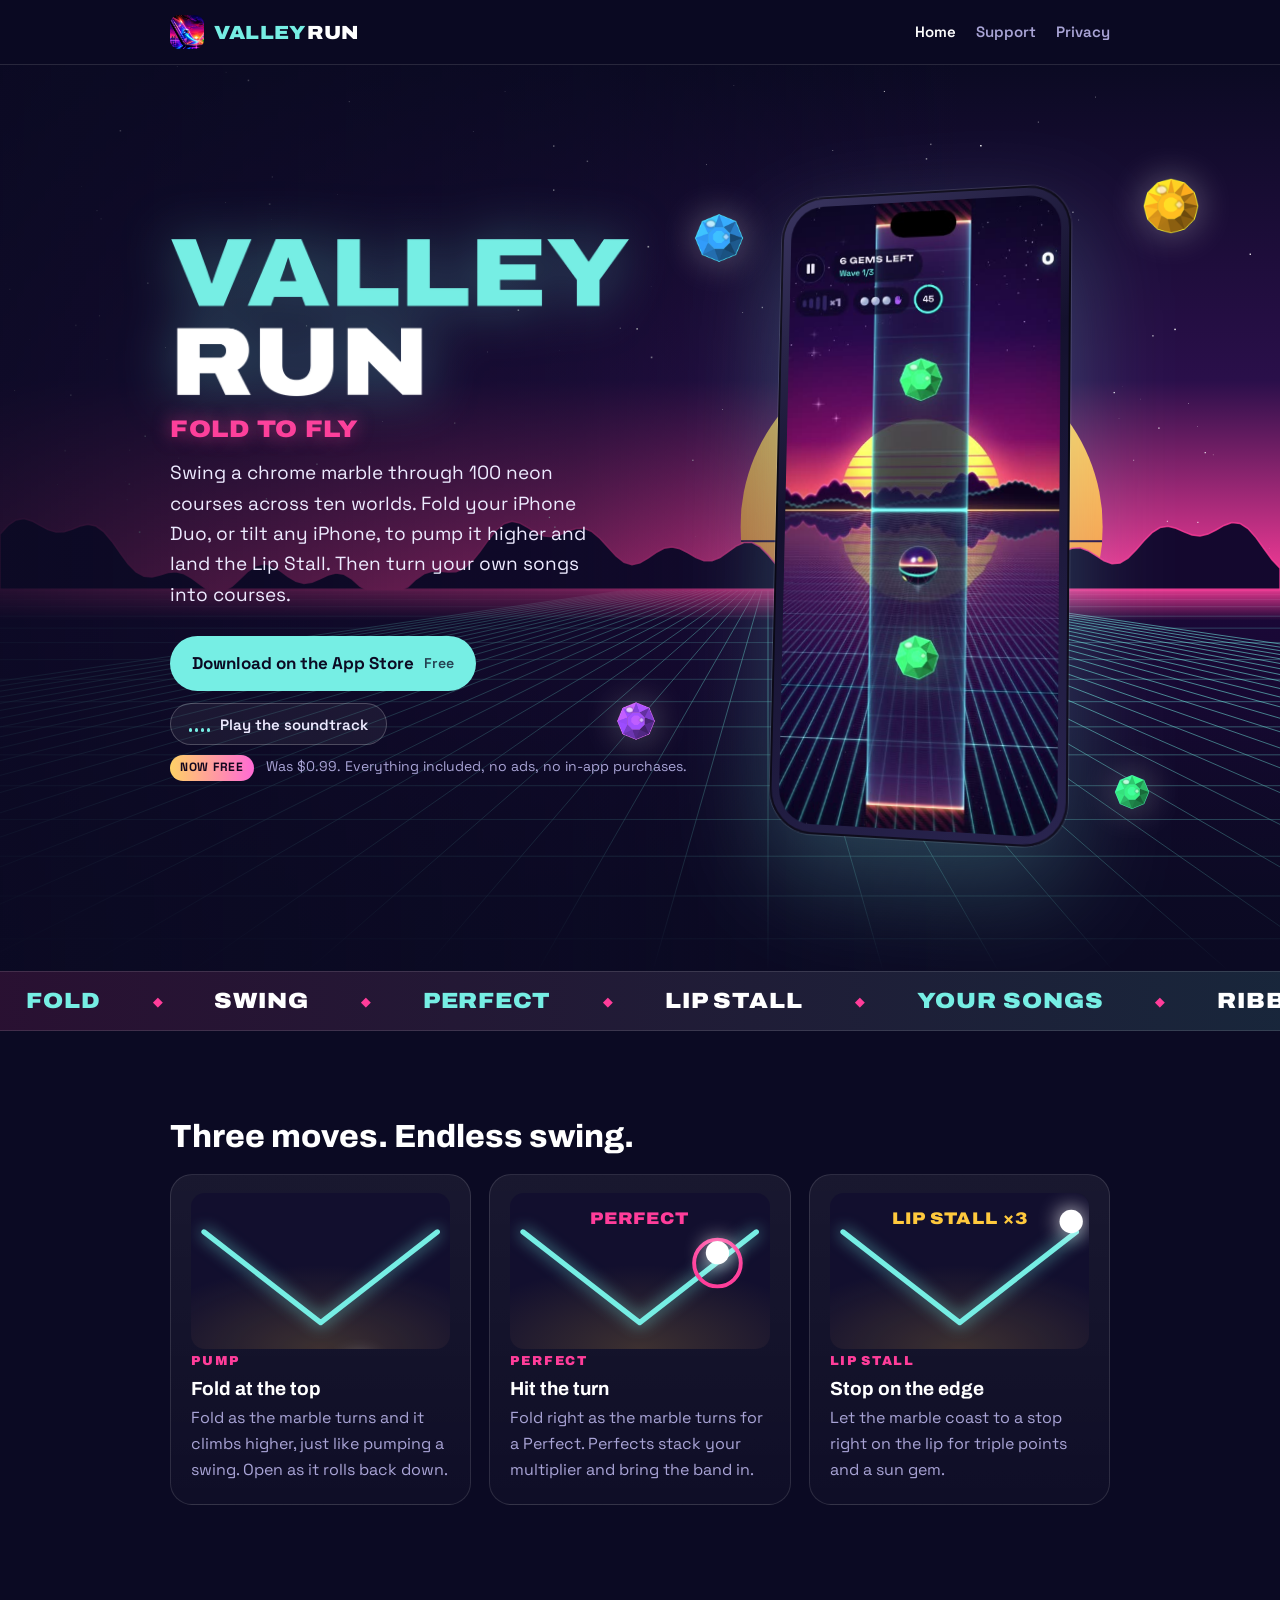
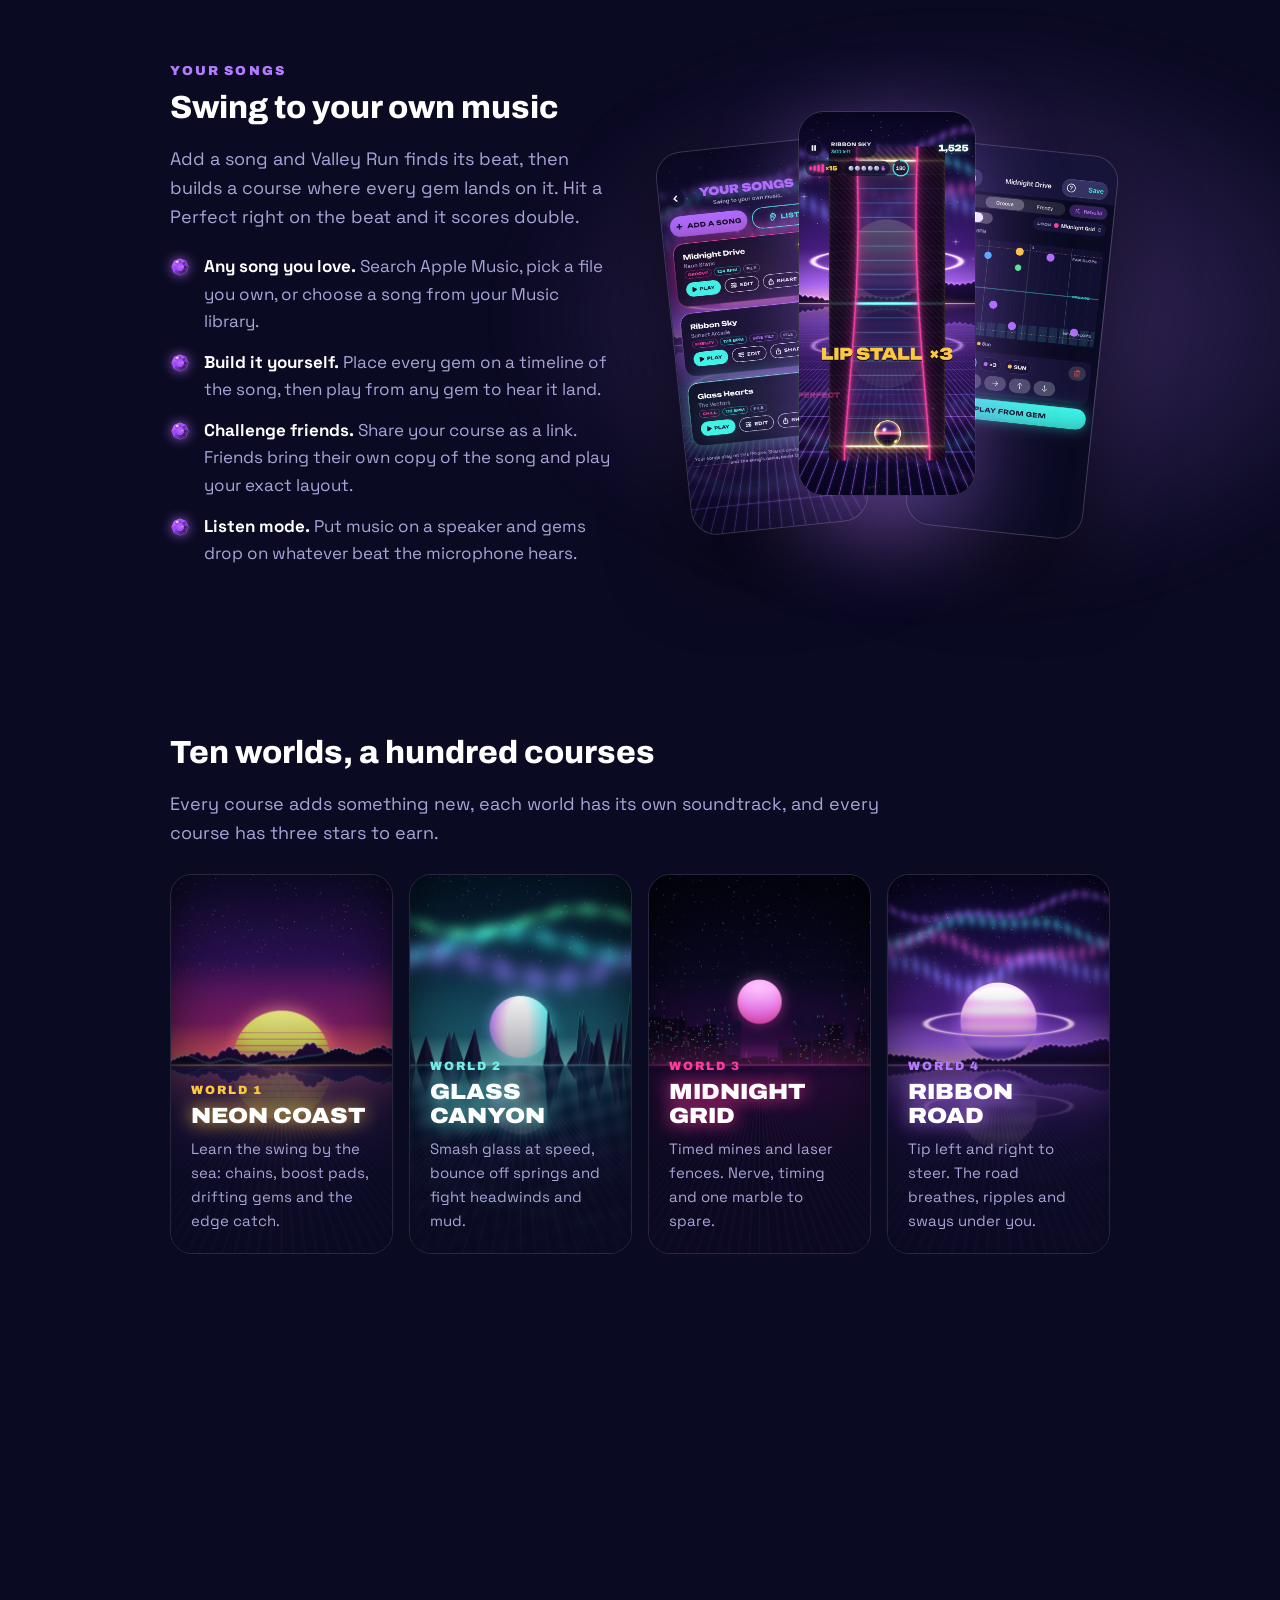
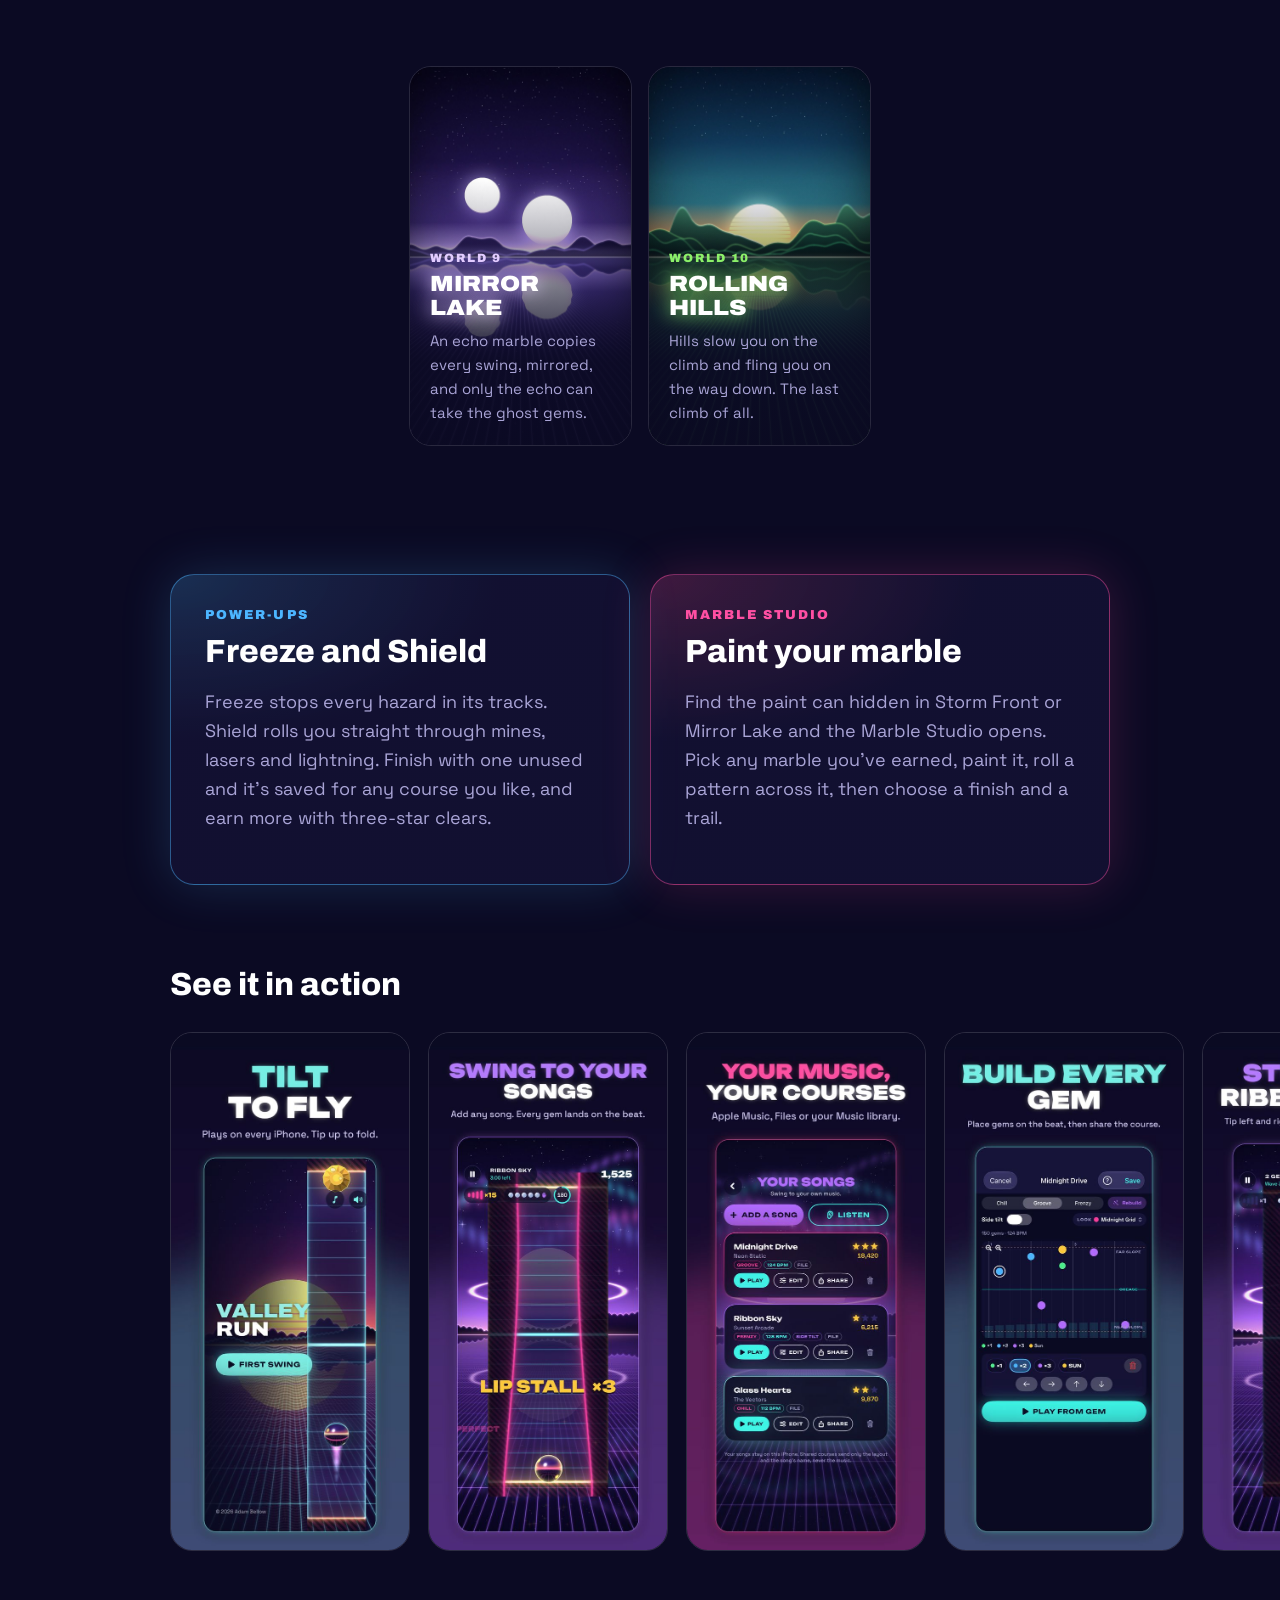
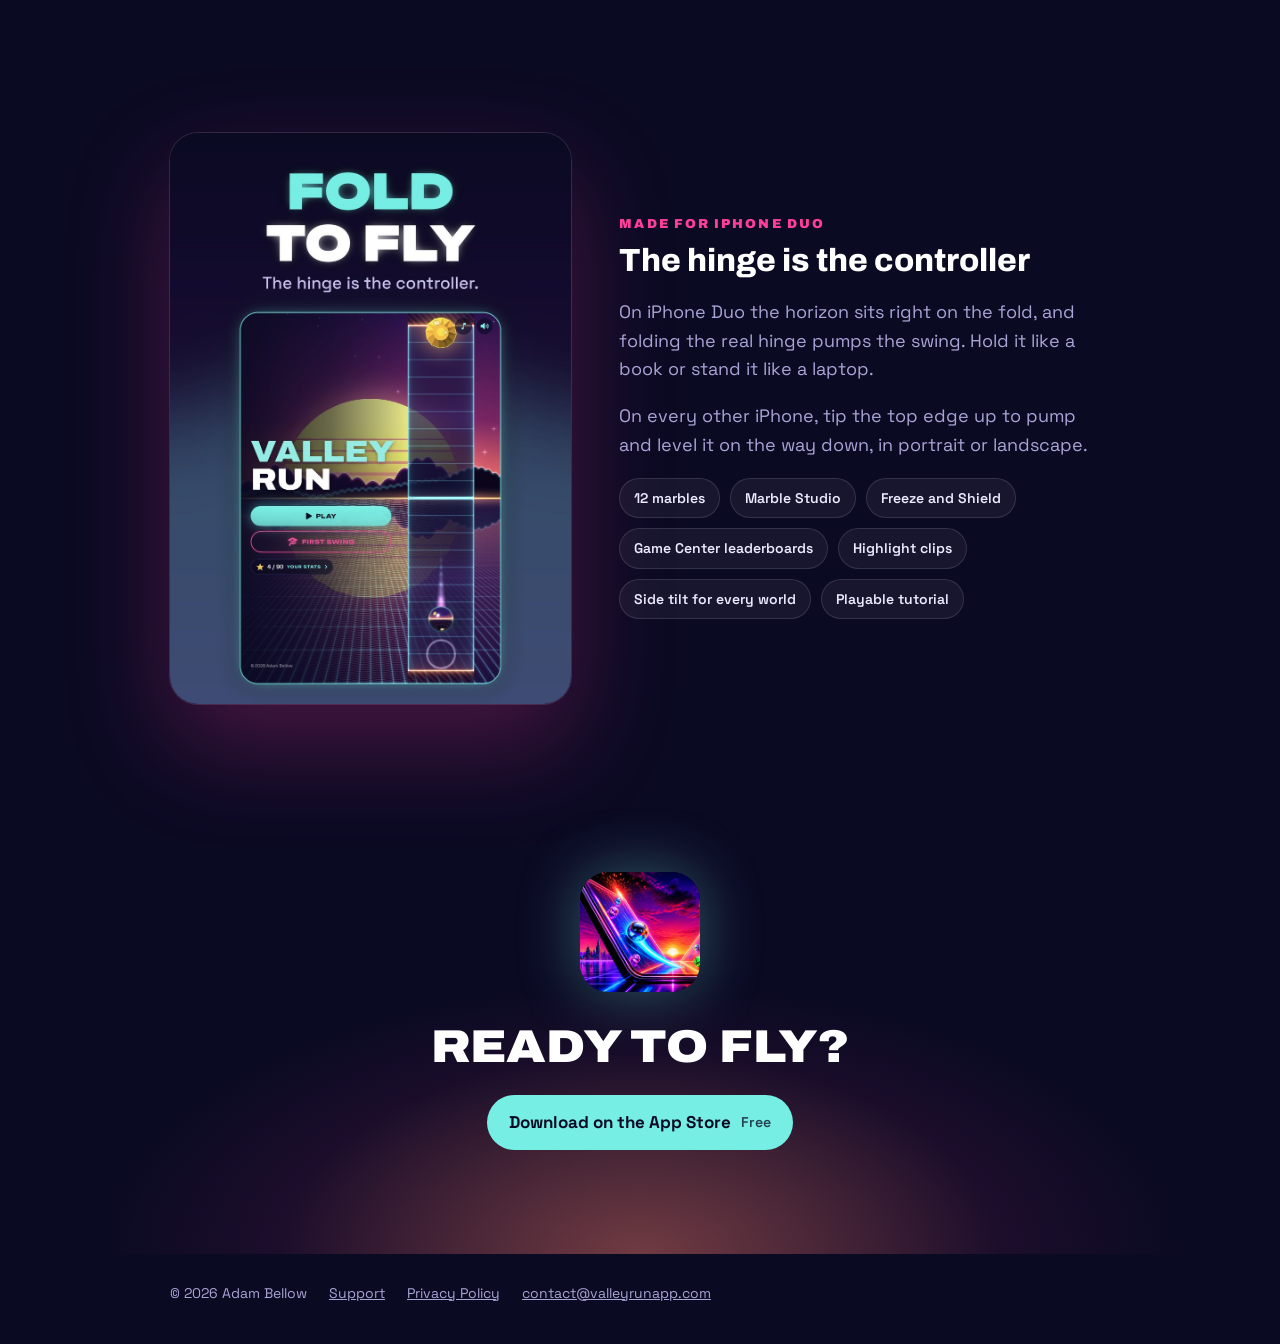
<file: index.html>
<!doctype html>
<html lang="en">
<head>
  <meta charset="utf-8">
  <meta name="viewport" content="width=device-width, initial-scale=1">
  <title>Valley Run: Fold to Fly</title>
  <meta name="description" content="Valley Run is a free arcade game for iPhone Duo and every iPhone. Swing a chrome marble through 100 neon courses across ten worlds, power up with Freeze and Shield, paint your own marble, or turn your own songs into courses and share them with friends.">
  <meta property="og:title" content="Valley Run: Fold to Fly">
  <meta property="og:description" content="Swing a chrome marble through 100 neon courses across ten worlds, or turn your own music into a course.">
  <meta property="og:image" content="assets/icon.png">
  <meta name="theme-color" content="#0B0A23">
  <link rel="icon" href="assets/favicon.png">
  <link rel="apple-touch-icon" href="assets/apple-touch-icon.png">
  <link rel="preconnect" href="https://fonts.googleapis.com">
  <link rel="preconnect" href="https://fonts.gstatic.com" crossorigin>
  <link href="https://fonts.googleapis.com/css2?family=Archivo:wdth,wght@100..125,600..900&family=Space+Grotesk:wght@400;600;700&display=swap" rel="stylesheet">
  <link rel="stylesheet" href="assets/site.css">
</head>
<body class="home">
  <header class="top">
    <div class="wrap">
      <a class="brand" href="./"><img src="assets/icon.png" alt=""><span><b>Valley</b> Run</span></a>
      <nav>
        <a href="./" aria-current="page">Home</a>
        <a href="support.html">Support</a>
        <a href="privacy.html">Privacy</a>
      </nav>
    </div>
  </header>

  <!-- Hero: a live synthwave valley behind the game itself -->
  <section class="hero2">
    <canvas class="valley" aria-hidden="true"></canvas>
    <img class="float gem g1" src="assets/gem-2.png" alt="" aria-hidden="true">
    <img class="float gem g2" src="assets/gem-3.png" alt="" aria-hidden="true">
    <img class="float gem g3" src="assets/gem-sun.png" alt="" aria-hidden="true">
    <img class="float gem g4" src="assets/gem-1.png" alt="" aria-hidden="true">
    <div class="wrap">
      <div class="copy">
        <img class="wordmark" src="assets/wordmark.png" alt="Valley Run" width="952" height="327">
        <div class="tag">Fold to Fly</div>
        <p class="lede">Swing a chrome marble through 100 neon courses across ten worlds. Fold your iPhone Duo, or tilt any iPhone, to pump it higher and land the Lip Stall. Then turn your own songs into courses.</p>
        <div class="actions">
          <a class="cta" href="https://apps.apple.com/app/id6821073675">Download on the App Store <small>Free</small></a>
          <button class="sound" type="button" aria-pressed="false"><span class="eq" aria-hidden="true"><i></i><i></i><i></i><i></i></span><span class="label">Play the soundtrack</span></button>
        </div>
        <div class="price"><span class="nowfree">Now free</span> Was $0.99. Everything included, no ads, no in-app purchases.</div>
      </div>
      <div class="device">
        <div class="frame">
          <video src="assets/preview.mp4" poster="assets/preview-poster.jpg" autoplay muted loop playsinline aria-label="Valley Run gameplay"></video>
        </div>
      </div>
    </div>
  </section>

  <div class="marquee" aria-hidden="true">
    <div class="track">
      <span>Fold</span><span>Swing</span><span>Perfect</span><span>Lip Stall</span><span>Your Songs</span><span>Ribbon Road</span><span>Black Ice</span><span>Portals</span><span>Low Gravity</span><span>Tornadoes</span><span>Echo</span><span>Freeze</span><span>Shield</span><span>Build</span><span>Share</span>
      <span>Fold</span><span>Swing</span><span>Perfect</span><span>Lip Stall</span><span>Your Songs</span><span>Ribbon Road</span><span>Black Ice</span><span>Portals</span><span>Low Gravity</span><span>Tornadoes</span><span>Echo</span><span>Freeze</span><span>Shield</span><span>Build</span><span>Share</span>
    </div>
  </div>

  <!-- How it plays: three moves, each drawn live -->
  <section class="plays">
    <div class="wrap">
      <h2 class="reveal">Three moves. Endless swing.</h2>
      <div class="moves">
        <article class="move reveal">
          <svg class="anim swing" viewBox="0 0 200 120" aria-hidden="true">
            <path class="v" d="M10 30 L100 100 L190 30"/>
            <circle class="ball" r="9" cx="100" cy="92"/>
          </svg>
          <div class="k">Pump</div>
          <h3>Fold at the top</h3>
          <p>Fold as the marble turns and it climbs higher, just like pumping a swing. Open as it rolls back down.</p>
        </article>
        <article class="move reveal">
          <svg class="anim perfect" viewBox="0 0 200 120" aria-hidden="true">
            <path class="v" d="M10 30 L100 100 L190 30"/>
            <circle class="ring" r="18" cx="160" cy="54"/>
            <circle class="ball" r="9" cx="160" cy="46"/>
            <text x="100" y="24" class="word">PERFECT</text>
          </svg>
          <div class="k">Perfect</div>
          <h3>Hit the turn</h3>
          <p>Fold right as the marble turns for a Perfect. Perfects stack your multiplier and bring the band in.</p>
        </article>
        <article class="move reveal">
          <svg class="anim stall" viewBox="0 0 200 120" aria-hidden="true">
            <path class="v" d="M10 30 L100 100 L190 30"/>
            <circle class="ball" r="9" cx="186" cy="22"/>
            <text x="100" y="24" class="word gold">LIP STALL ×3</text>
          </svg>
          <div class="k">Lip Stall</div>
          <h3>Stop on the edge</h3>
          <p>Let the marble coast to a stop right on the lip for triple points and a sun gem.</p>
        </article>
      </div>
    </div>
  </section>

  <!-- Your Songs -->
  <section class="songs2">
    <div class="glow" aria-hidden="true"></div>
    <div class="wrap split">
      <div class="text reveal">
        <div class="eyebrow">Your Songs</div>
        <h2>Swing to your own music</h2>
        <p class="sub">Add a song and Valley Run finds its beat, then builds a course where every gem lands on it. Hit a Perfect right on the beat and it scores double.</p>
        <ul class="ticks">
          <li><b>Any song you love.</b> Search Apple Music, pick a file you own, or choose a song from your Music library.</li>
          <li><b>Build it yourself.</b> Place every gem on a timeline of the song, then play from any gem to hear it land.</li>
          <li><b>Challenge friends.</b> Share your course as a link. Friends bring their own copy of the song and play your exact layout.</li>
          <li><b>Listen mode.</b> Put music on a speaker and gems drop on whatever beat the microphone hears.</li>
        </ul>
      </div>
      <div class="stack reveal">
        <img class="s1" src="assets/shot-songs.jpg" alt="Your Songs: three song courses with stars and scores" width="640" height="1391" loading="lazy">
        <img class="s2" src="assets/shot-song-run.jpg" alt="A song course: Lip Stall times three" width="640" height="1391" loading="lazy">
        <img class="s3" src="assets/shot-builder.jpg" alt="The course builder: gems placed on the song's timeline" width="640" height="1391" loading="lazy">
      </div>
    </div>
  </section>

  <!-- Worlds -->
  <section class="worlds2">
    <div class="wrap">
      <h2 class="reveal">Ten worlds, a hundred courses</h2>
      <p class="sub reveal">Every course adds something new, each world has its own soundtrack, and every course has three stars to earn.</p>
      <div class="wgrid">
        <a class="world reveal" style="--bg:url(bg-coast.jpg); --c:#FFC93D" href="#gallery">
          <span class="n">World 1</span><h3>Neon Coast</h3><p>Learn the swing by the sea: chains, boost pads, drifting gems and the edge catch.</p>
        </a>
        <a class="world reveal" style="--bg:url(bg-canyon.jpg); --c:#76EEE4" href="#gallery">
          <span class="n">World 2</span><h3>Glass Canyon</h3><p>Smash glass at speed, bounce off springs and fight headwinds and mud.</p>
        </a>
        <a class="world reveal" style="--bg:url(bg-grid.jpg); --c:#FF3D9A" href="#gallery">
          <span class="n">World 3</span><h3>Midnight Grid</h3><p>Timed mines and laser fences. Nerve, timing and one marble to spare.</p>
        </a>
        <a class="world reveal" style="--bg:url(bg-ribbon.jpg); --c:#B57BFF" href="#gallery">
          <span class="n">World 4</span><h3>Ribbon Road</h3><p>Tip left and right to steer. The road breathes, ripples and sways under you.</p>
        </a>
        <a class="world reveal" style="--bg:url(bg-frost.jpg); --c:#9FE8FF" href="#gallery">
          <span class="n">World 5</span><h3>Frost Peak</h3><p>Black ice that speeds you up, frozen gems that take two passes, and ice gates on a rhythm.</p>
        </a>
        <a class="world reveal" style="--bg:url(bg-coral.jpg); --c:#4CF0C8" href="#gallery">
          <span class="n">World 6</span><h3>Coral Deep</h3><p>Clams that open and shut, portals between the slopes, and jellyfish that sting when they glow.</p>
        </a>
        <a class="world reveal" style="--bg:url(bg-forge.jpg); --c:#FFB04C" href="#gallery">
          <span class="n">World 7</span><h3>Star Forge</h3><p>Low gravity, sweeping lasers and the ribbon road one last time. Everything at once.</p>
        </a>
        <a class="world reveal" style="--bg:url(bg-storm.jpg); --c:#8FA4FF" href="#gallery">
          <span class="n">World 8</span><h3>Storm Front</h3><p>Tornadoes fling the marble aside, and lightning flashes once before it strikes.</p>
        </a>
        <a class="world reveal" style="--bg:url(bg-mirror.jpg); --c:#E2CCFF" href="#gallery">
          <span class="n">World 9</span><h3>Mirror Lake</h3><p>An echo marble copies every swing, mirrored, and only the echo can take the ghost gems.</p>
        </a>
        <a class="world reveal" style="--bg:url(bg-hills.jpg); --c:#8CF06A" href="#gallery">
          <span class="n">World 10</span><h3>Rolling Hills</h3><p>Hills slow you on the climb and fling you on the way down. The last climb of all.</p>
        </a>
      </div>
    </div>
  </section>

  <!-- Power-ups and the Marble Studio -->
  <section class="extras">
    <div class="wrap">
      <div class="xgrid">
        <div class="xcard reveal" style="--c:#4CB5FF">
          <div class="eyebrow">Power-ups</div>
          <h2>Freeze and Shield</h2>
          <p class="sub">Freeze stops every hazard in its tracks. Shield rolls you straight through mines, lasers and lightning. Finish with one unused and it's saved for any course you like, and earn more with three-star clears.</p>
        </div>
        <div class="xcard reveal" style="--c:#FF4FA3">
          <div class="eyebrow">Marble Studio</div>
          <h2>Paint your marble</h2>
          <p class="sub">Find the paint can hidden in Storm Front or Mirror Lake and the Marble Studio opens. Pick any marble you've earned, paint it, roll a pattern across it, then choose a finish and a trail.</p>
        </div>
      </div>
    </div>
  </section>

  <!-- Gallery -->
  <section class="gallery2" id="gallery">
    <div class="wrap">
      <h2 class="reveal">See it in action</h2>
    </div>
    <div class="reel" tabindex="0" aria-label="Screenshots">
      <img src="assets/reel/01-tilt-to-fly.jpg" alt="Tilt to fly: plays on every iPhone" width="560" height="1217" loading="lazy">
      <img src="assets/reel/02-your-songs.jpg" alt="Swing to your songs" width="560" height="1217" loading="lazy">
      <img src="assets/reel/03-song-library.jpg" alt="Your music, your courses" width="560" height="1217" loading="lazy">
      <img src="assets/reel/04-builder.jpg" alt="Build every gem" width="560" height="1217" loading="lazy">
      <img src="assets/reel/05-ribbon-road.jpg" alt="Steer the Ribbon Road" width="560" height="1217" loading="lazy">
      <img src="assets/reel/06-pump.jpg" alt="Pump it like a swing" width="560" height="1217" loading="lazy">
      <img src="assets/reel/07-lip-stall.jpg" alt="Stop on the edge for a Lip Stall" width="560" height="1217" loading="lazy">
      <img src="assets/reel/08-worlds.jpg" alt="The world map: ten courses in every world" width="560" height="1217" loading="lazy">
      <img src="assets/reel/09-stats.jpg" alt="Every star, every stat" width="560" height="1217" loading="lazy">
      <img src="assets/reel/10-marbles.jpg" alt="Unlock 12 marbles" width="560" height="1217" loading="lazy">
    </div>
  </section>

  <!-- Devices -->
  <section class="devices">
    <div class="wrap split rev">
      <img class="duo reveal" src="assets/shot-duo-fold.jpg" alt="Valley Run on iPhone Duo, the horizon sitting on the fold" width="900" height="1279" loading="lazy">
      <div class="text reveal">
        <div class="eyebrow">Made for iPhone Duo</div>
        <h2>The hinge is the controller</h2>
        <p class="sub">On iPhone Duo the horizon sits right on the fold, and folding the real hinge pumps the swing. Hold it like a book or stand it like a laptop.</p>
        <p class="sub">On every other iPhone, tip the top edge up to pump and level it on the way down, in portrait or landscape.</p>
        <div class="chips">
          <span>12 marbles</span><span>Marble Studio</span><span>Freeze and Shield</span><span>Game Center leaderboards</span><span>Highlight clips</span><span>Side tilt for every world</span><span>Playable tutorial</span>
        </div>
      </div>
    </div>
  </section>

  <section class="final">
    <div class="wrap reveal">
      <img src="assets/icon.png" alt="" width="120" height="120">
      <h2>Ready to fly?</h2>
      <a class="cta" href="https://apps.apple.com/app/id6821073675">Download on the App Store <small>Free</small></a>
    </div>
  </section>

  <footer>
    <div class="wrap">
      <span>© 2026 Adam Bellow</span>
      <a href="support.html">Support</a>
      <a href="privacy.html">Privacy Policy</a>
      <a href="mailto:contact@valleyrunapp.com">contact@valleyrunapp.com</a>
    </div>
  </footer>

  <audio class="soundtrack" src="assets/soundtrack.m4a" loop preload="none"></audio>
  <script src="assets/site.js" defer></script>
</body>
</html>
</file>
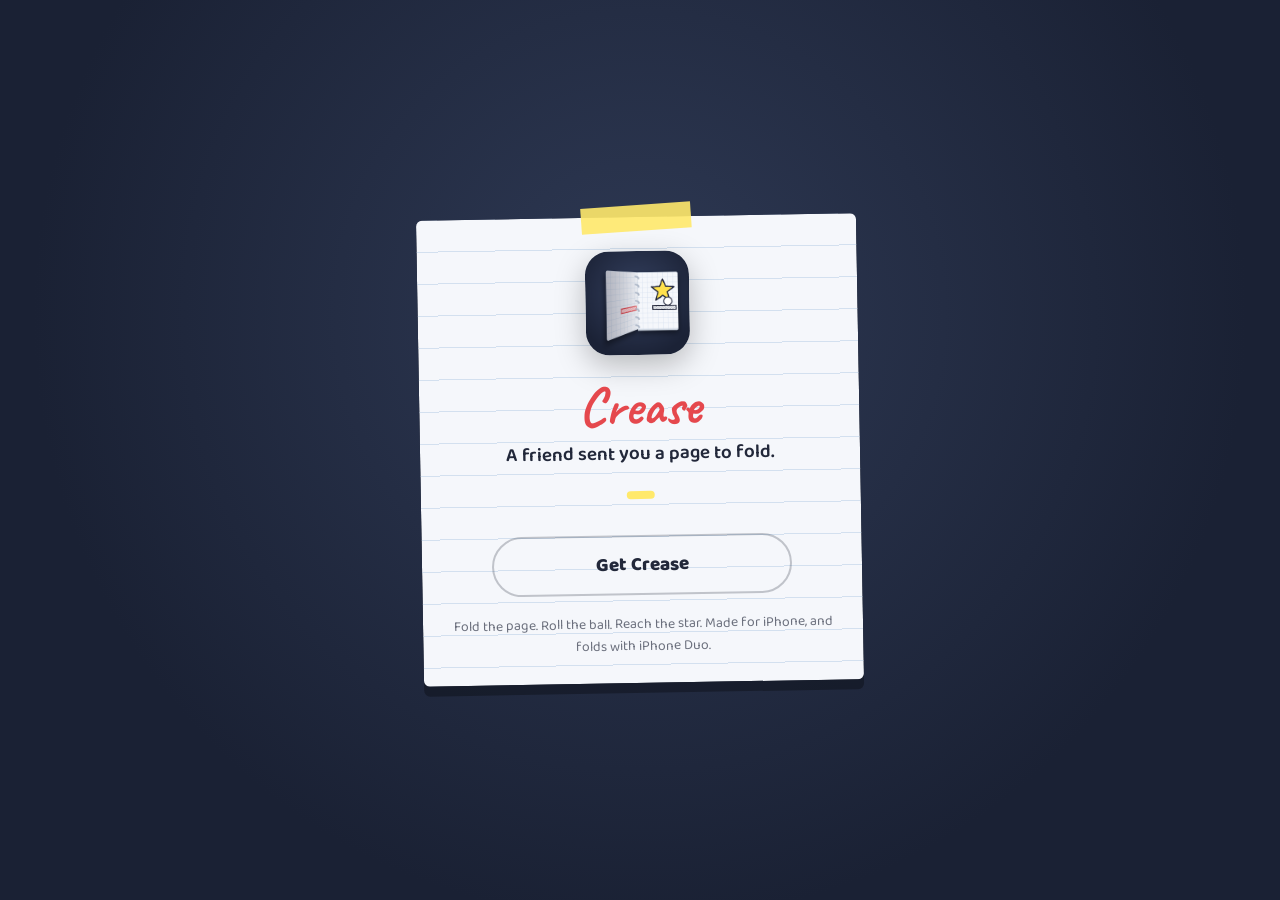
<file: crease/index.html>
<!doctype html>
<html lang="en">
<head>
  <meta charset="utf-8">
  <meta name="viewport" content="width=device-width, initial-scale=1">
  <meta name="robots" content="noindex">
  <title>Crease: fold the page, roll the ball</title>
  <meta name="description" content="A friend sent you a Crease page. Open it in Crease and fold the page to reach the star.">
  <meta property="og:title" content="Crease">
  <meta property="og:description" content="A friend sent you a page. Fold the page, roll the ball, reach the star.">
  <meta property="og:image" content="https://valleyrunapp.com/crease/og.jpg">
  <meta property="og:image:width" content="1200">
  <meta property="og:image:height" content="630">
  <meta name="twitter:card" content="summary_large_image">
  <link rel="icon" href="icon.png">
  <link rel="apple-touch-icon" href="apple-touch-icon.png">
  <link rel="preconnect" href="https://fonts.googleapis.com">
  <link rel="preconnect" href="https://fonts.gstatic.com" crossorigin>
  <link href="https://fonts.googleapis.com/css2?family=Baloo+2:wght@600;800&family=Caveat:wght@700&display=swap" rel="stylesheet">
  <style>
    :root { --ink: #22283A; --red: #E5484D; --paper: #F5F7FB; --sun: #FFE96B; }
    * { box-sizing: border-box; }
    body { margin: 0; min-height: 100vh; font-family: "Baloo 2", system-ui, sans-serif; color: #fff;
      background: radial-gradient(circle at 50% 35%, #2E3954, #1A2134 70%); display: flex; align-items: center; justify-content: center; padding: 24px 16px; }
    .card { width: 100%; max-width: 440px; background: var(--paper); color: var(--ink); border-radius: 6px; padding: 34px 26px 26px;
      position: relative; text-align: center; transform: rotate(-1deg); box-shadow: 0 10px 0 rgba(0,0,0,.3);
      background-image: repeating-linear-gradient(transparent 0 31px, #D3E0EF 31px 32px); }
    .tape { position: absolute; top: -12px; left: 50%; width: 110px; height: 26px; margin-left: -55px; background: rgba(255,233,107,.9); transform: rotate(-3deg); }
    img.icon { width: 104px; height: 104px; border-radius: 24px; box-shadow: 0 10px 30px rgba(0,0,0,.25); }
    h1 { font-family: "Caveat", cursive; font-size: 54px; line-height: 1; margin: 16px 0 6px; color: var(--red); }
    .what { font-size: 19px; font-weight: 600; margin: 0 0 22px; }
    .race { display: inline-block; background: var(--sun); padding: 4px 14px; border-radius: 99px; font-weight: 800; margin-bottom: 18px; }
    a.btn { display: block; margin: 10px auto 0; max-width: 300px; padding: 13px 18px; border-radius: 99px; font-weight: 800; font-size: 19px; text-decoration: none; }
    a.open { background: var(--red); color: #fff; box-shadow: 0 5px 0 #B23237; }
    a.get { color: var(--ink); border: 2px solid rgba(34,40,58,.25); }
    p.small { font-size: 14px; opacity: .65; margin: 18px 0 0; }
  </style>
</head>
<body>
  <main class="card">
    <div class="tape"></div>
    <img class="icon" src="icon.png" alt="Crease app icon">
    <h1 id="title">Crease</h1>
    <p class="what" id="what">A friend sent you a page to fold.</p>
    <div class="race" id="race" hidden></div>
    <a class="btn open" id="open" href="#">Open in Crease</a>
    <a class="btn get" id="get" href="https://valleyrunapp.com/">Get Crease</a>
    <p class="small">Fold the page. Roll the ball. Reach the star. Made for iPhone, and folds with iPhone Duo.</p>
  </main>
  <script>
    (function () {
      var frag = (location.hash || "").replace(/^#/, "");
      var open = document.getElementById("open");
      if (!frag) { open.style.display = "none"; return; }
      var head = frag.split("&")[0];
      var params = {};
      frag.split("&").slice(1).forEach(function (kv) {
        var p = kv.split("="); params[p[0]] = decodeURIComponent((p[1] || "").replace(/\+/g, " "));
      });
      var what = document.getElementById("what"), title = document.getElementById("title");
      if (/^d\d+$/.test(head)) { what.textContent = "Today's Daily Fold, number " + head.slice(1) + "."; }
      else if (/^w\d+-\d+$/.test(head)) { var m = head.match(/^w(\d+)-(\d+)$/); what.textContent = "World " + m[1] + ", page " + m[2] + "."; }
      else { what.textContent = "A page your friend built."; }
      if (params.t) {
        var who = params.n || "Your friend";
        var folds = params.f === "1" ? "1 fold" : (params.f || "?") + " folds";
        title.textContent = "Race my ghost";
        var race = document.getElementById("race");
        race.textContent = who + ": " + folds + ", " + (Number(params.t) / 100).toFixed(2) + "s";
        race.hidden = false;
      }
      var app = "crease://open#" + frag;
      open.href = app;
      if (/iPhone|iPad|iPod/.test(navigator.userAgent)) {
        setTimeout(function () { location.href = app; }, 300);
      }
    })();
  </script>
</body>
</html>
</file>
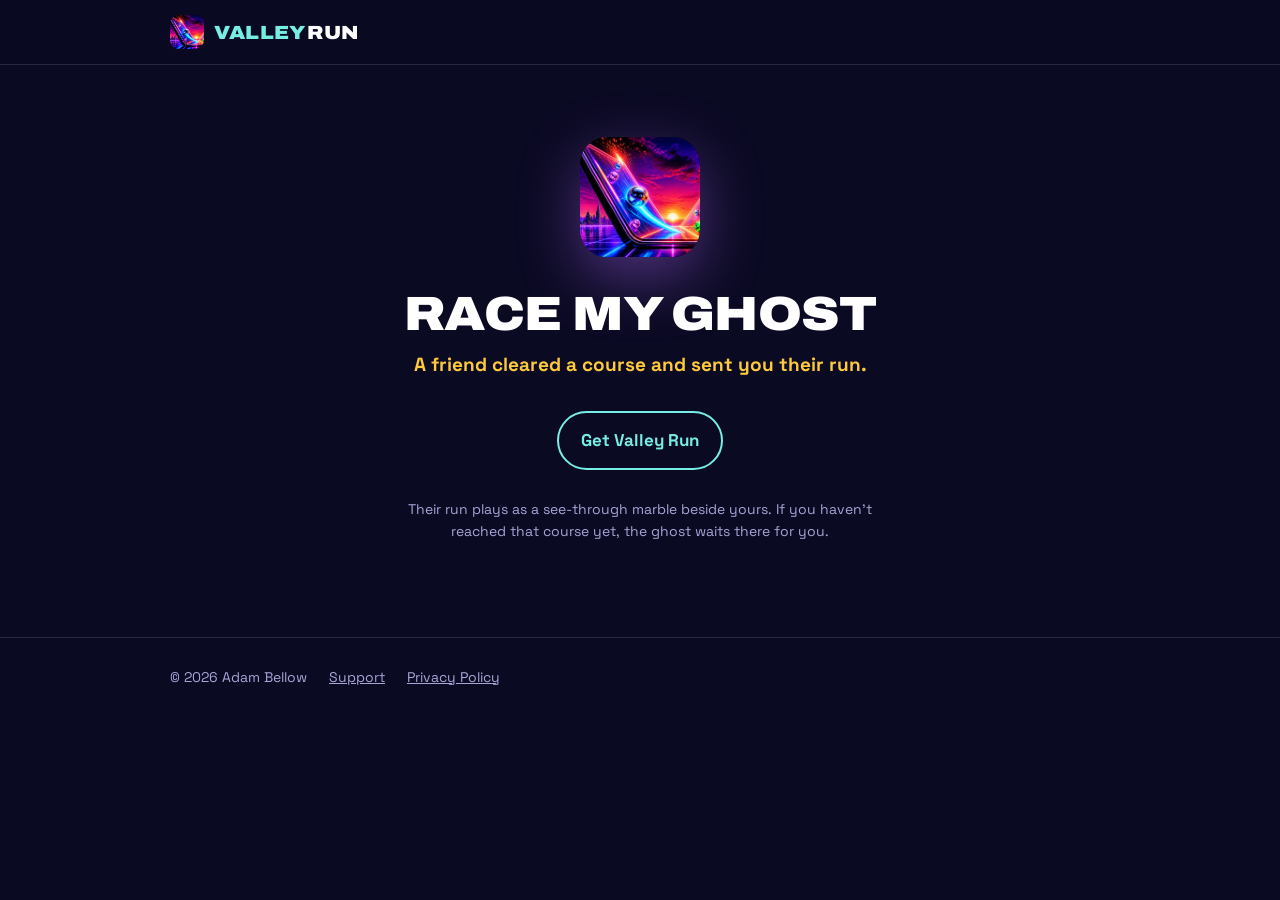
<file: race/index.html>
<!doctype html>
<html lang="en">
<head>
  <meta charset="utf-8">
  <meta name="viewport" content="width=device-width, initial-scale=1">
  <meta name="robots" content="noindex">
  <title>Race my Valley Run ghost</title>
  <meta name="description" content="A friend cleared a Valley Run course and sent you their ghost. Open it in Valley Run and race it.">
  <meta property="og:title" content="Race my Valley Run ghost">
  <meta property="og:description" content="Open it in Valley Run and race a see-through marble that replays my run.">
  <meta property="og:image" content="https://valleyrunapp.com/assets/icon.png">
  <link rel="icon" href="../assets/favicon.png">
  <link rel="apple-touch-icon" href="../assets/apple-touch-icon.png">
  <link rel="preconnect" href="https://fonts.googleapis.com">
  <link rel="preconnect" href="https://fonts.gstatic.com" crossorigin>
  <link href="https://fonts.googleapis.com/css2?family=Space+Grotesk:wght@400;600;700&display=swap" rel="stylesheet">
  <link rel="stylesheet" href="../assets/site.css">
  <style>
    .open { padding: 72px 0 80px; text-align: center; }
    .open .wrap { max-width: 560px; }
    .open img.icon { width: 120px; border-radius: 27px; box-shadow: 0 20px 60px rgba(178,107,255,0.4); }
    .open h1 { font-family: "Valley", "Archivo", sans-serif; font-weight: 900; text-transform: uppercase; margin: 22px 0 8px; }
    .open .song { color: var(--sun); font-weight: 700; font-size: 19px; margin-bottom: 24px; }
    .open .cta { margin: 6px; }
    .open .ghost { background: transparent; color: var(--cyan); border: 2px solid var(--cyan); }
    .open p.small { color: var(--muted); font-size: 14px; margin-top: 22px; }
  </style>
</head>
<body>
  <header class="top">
    <div class="wrap">
      <a class="brand" href="../"><img src="../assets/icon.png" alt=""><span><b>Valley</b> Run</span></a>
    </div>
  </header>
  <section class="open">
    <div class="wrap">
      <img class="icon" src="../assets/icon.png" alt="Valley Run app icon">
      <h1>Race my ghost</h1>
      <div class="song" id="song">A friend cleared a course and sent you their run.</div>
      <a class="cta" id="open" href="#">Open in Valley Run</a>
      <a class="cta ghost" href="https://apps.apple.com/app/id6821073675">Get Valley Run</a>
      <p class="small">Their run plays as a see-through marble beside yours. If you haven't reached that course yet, the ghost waits there for you.</p>
    </div>
  </section>
  <footer>
    <div class="wrap">
      <span>© 2026 Adam Bellow</span>
      <a href="../support.html">Support</a>
      <a href="../privacy.html">Privacy Policy</a>
    </div>
  </footer>
  <script>
    (function () {
      var code = (location.hash || "").replace(/^#/, "");
      var open = document.getElementById("open");
      if (!code) { open.style.display = "none"; return; }
      var app = "valleyrun://race?c=" + encodeURIComponent(code);
      open.href = app;
      // Try the app straight away on iPhone.
      if (/iPhone|iPad|iPod/.test(navigator.userAgent)) {
        setTimeout(function () { location.href = app; }, 300);
      }
    })();
  </script>
</body>
</html>
</file>
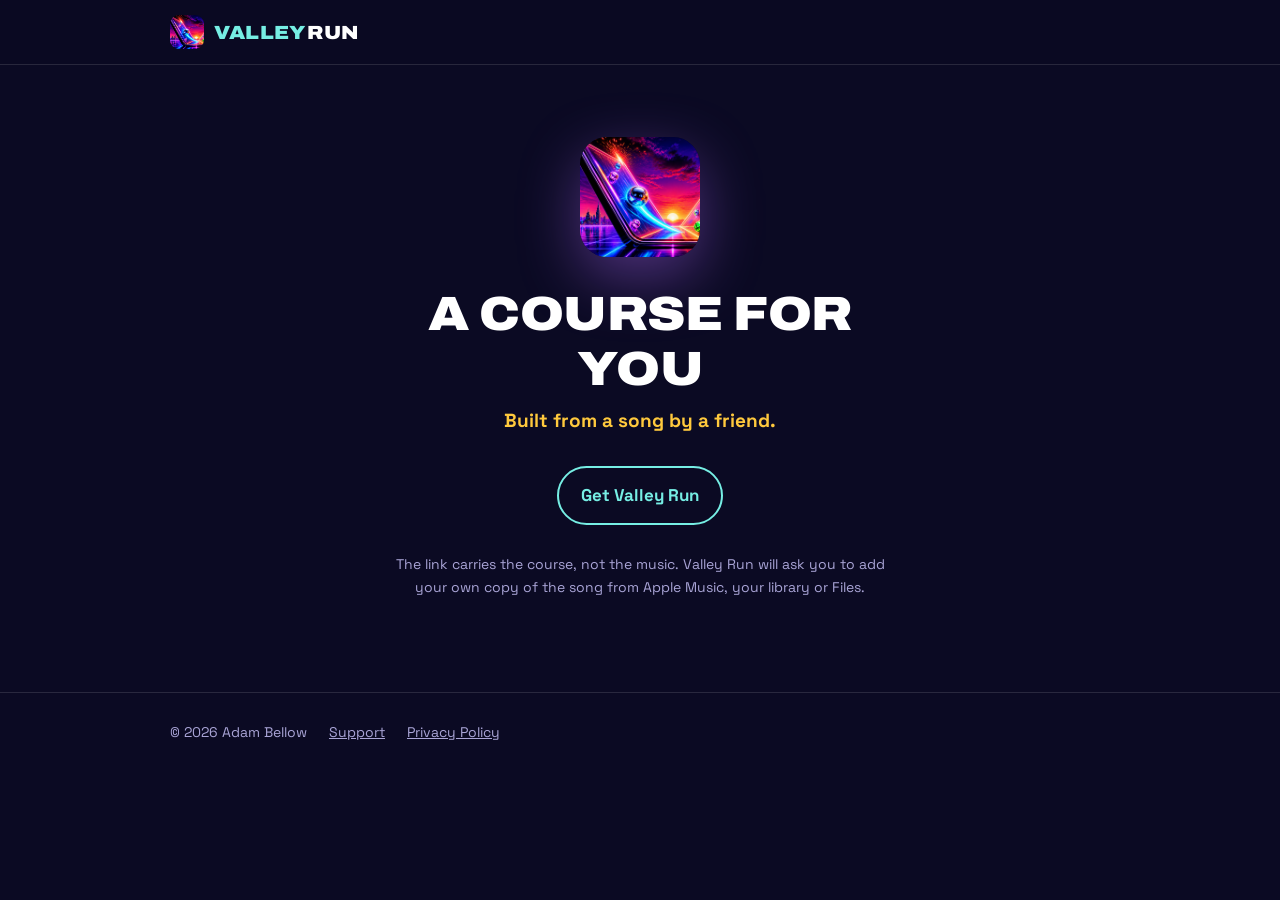
<file: song/index.html>
<!doctype html>
<html lang="en">
<head>
  <meta charset="utf-8">
  <meta name="viewport" content="width=device-width, initial-scale=1">
  <title>A Valley Run course for you</title>
  <meta name="description" content="A friend made a Valley Run course from a song. Open it in Valley Run and swing to the beat.">
  <meta property="og:title" content="A Valley Run song course">
  <meta property="og:description" content="Open it in Valley Run, bring your copy of the song, and swing to the beat.">
  <meta property="og:image" content="https://valleyrunapp.com/assets/icon.png">
  <link rel="icon" href="../assets/favicon.png">
  <link rel="apple-touch-icon" href="../assets/apple-touch-icon.png">
  <link rel="preconnect" href="https://fonts.googleapis.com">
  <link rel="preconnect" href="https://fonts.gstatic.com" crossorigin>
  <link href="https://fonts.googleapis.com/css2?family=Space+Grotesk:wght@400;600;700&display=swap" rel="stylesheet">
  <link rel="stylesheet" href="../assets/site.css">
  <style>
    .open { padding: 72px 0 80px; text-align: center; }
    .open .wrap { max-width: 560px; }
    .open img.icon { width: 120px; border-radius: 27px; box-shadow: 0 20px 60px rgba(178,107,255,0.4); }
    .open h1 { font-family: "Valley", "Archivo", sans-serif; font-weight: 900; text-transform: uppercase; margin: 22px 0 8px; }
    .open .song { color: var(--sun); font-weight: 700; font-size: 19px; margin-bottom: 24px; }
    .open .cta { margin: 6px; }
    .open .ghost { background: transparent; color: var(--cyan); border: 2px solid var(--cyan); }
    .open p.small { color: var(--muted); font-size: 14px; margin-top: 22px; }
  </style>
</head>
<body>
  <header class="top">
    <div class="wrap">
      <a class="brand" href="../"><img src="../assets/icon.png" alt=""><span><b>Valley</b> Run</span></a>
    </div>
  </header>
  <section class="open">
    <div class="wrap">
      <img class="icon" src="../assets/icon.png" alt="Valley Run app icon">
      <h1>A course for you</h1>
      <div class="song" id="song">Built from a song by a friend.</div>
      <a class="cta" id="open" href="#">Open in Valley Run</a>
      <a class="cta ghost" href="https://apps.apple.com/app/id6821073675">Get Valley Run</a>
      <p class="small">The link carries the course, not the music. Valley Run will ask you to add your own copy of the song from Apple Music, your library or Files.</p>
    </div>
  </section>
  <footer>
    <div class="wrap">
      <span>© 2026 Adam Bellow</span>
      <a href="../support.html">Support</a>
      <a href="../privacy.html">Privacy Policy</a>
    </div>
  </footer>
  <script>
    (function () {
      var code = (location.hash || "").replace(/^#/, "");
      var open = document.getElementById("open");
      if (!code) { open.style.display = "none"; return; }
      var app = "valleyrun://song?c=" + encodeURIComponent(code);
      open.href = app;
      // Try the app straight away on iPhone.
      if (/iPhone|iPad|iPod/.test(navigator.userAgent)) {
        setTimeout(function () { location.href = app; }, 300);
      }
    })();
  </script>
</body>
</html>
</file>
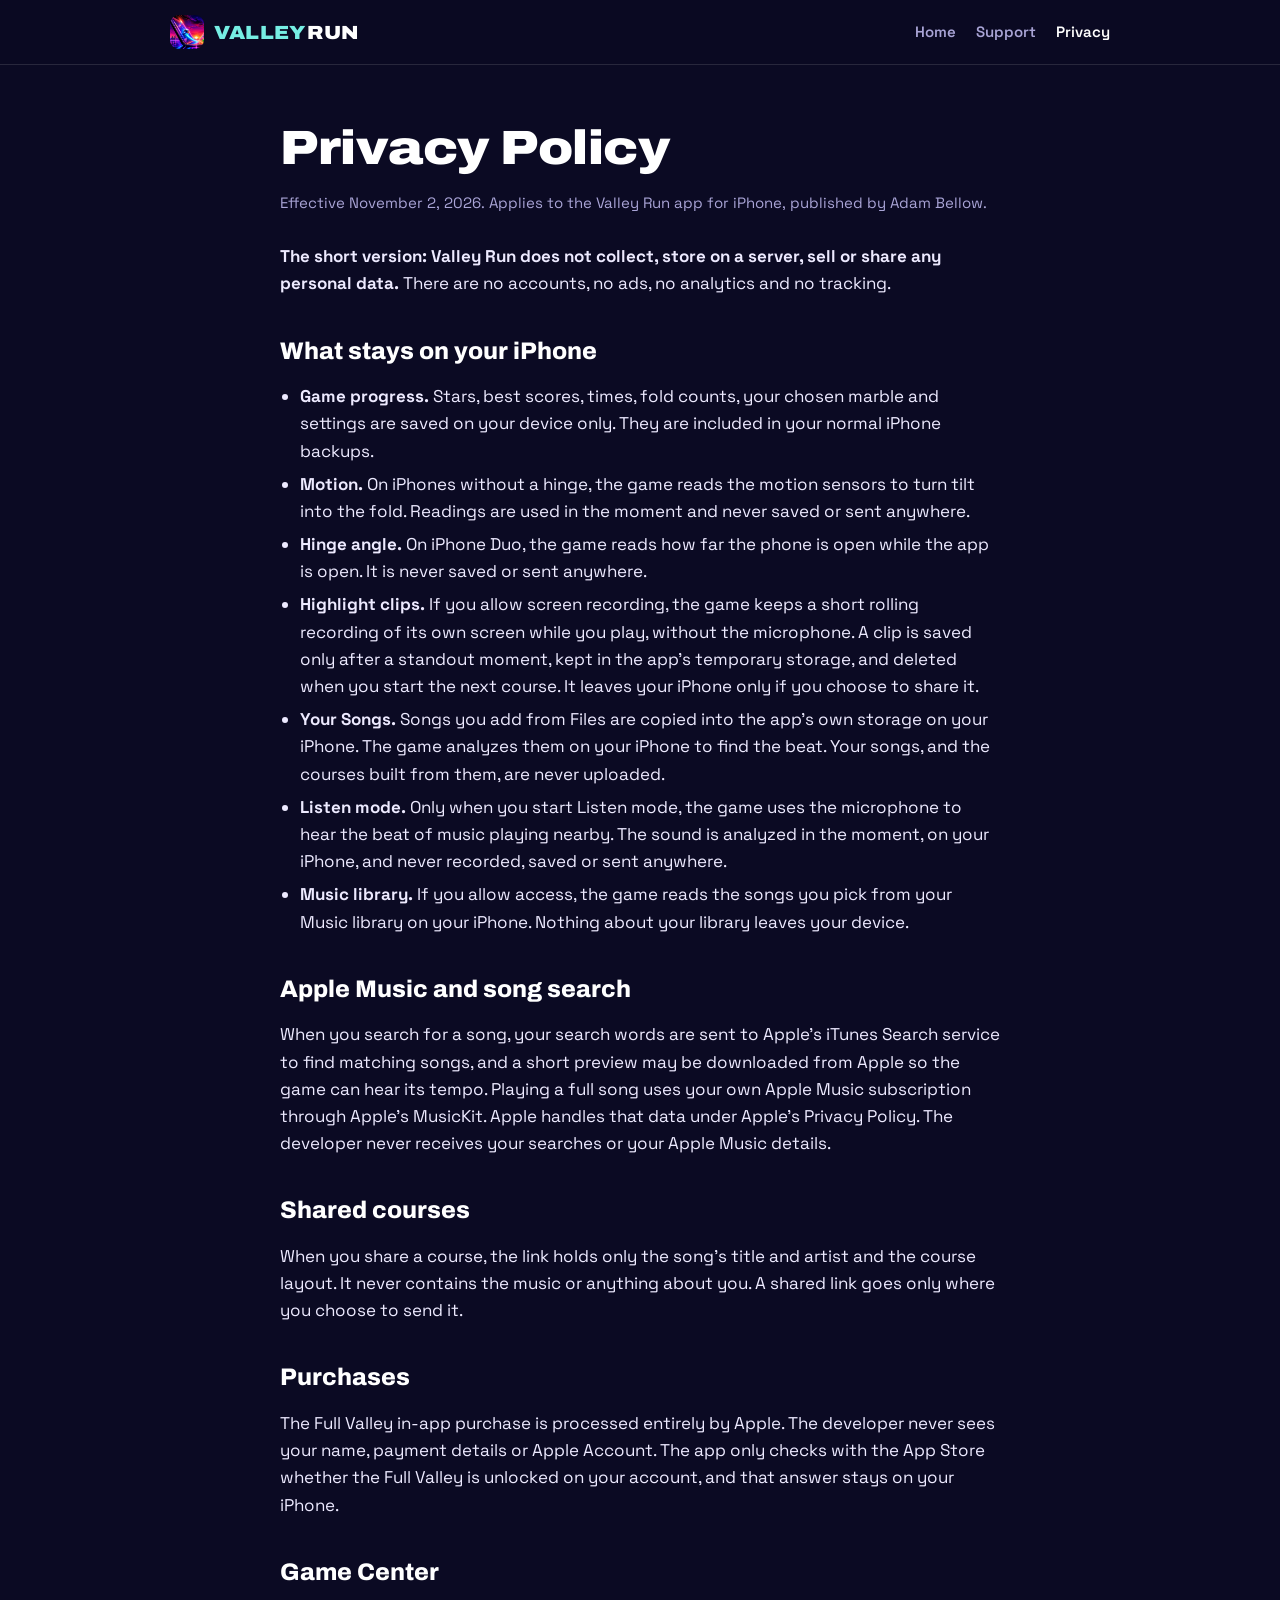
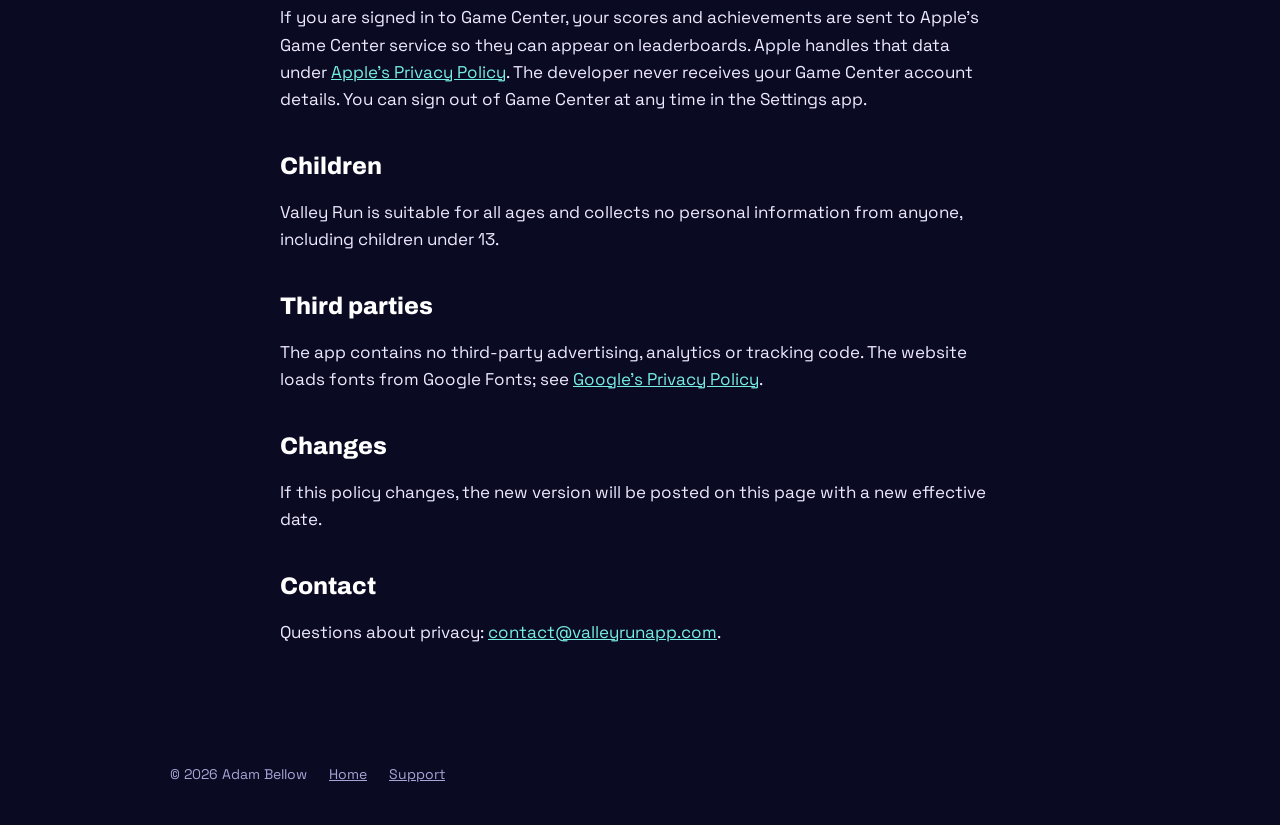
<file: privacy.html>
<!doctype html>
<html lang="en">
<head>
  <meta charset="utf-8">
  <meta name="viewport" content="width=device-width, initial-scale=1">
  <title>Valley Run Privacy Policy</title>
  <meta name="description" content="Valley Run does not collect personal data. Read the full privacy policy.">
  <link rel="icon" href="assets/favicon.png">
  <link rel="apple-touch-icon" href="assets/apple-touch-icon.png">
  <link rel="preconnect" href="https://fonts.googleapis.com">
  <link rel="preconnect" href="https://fonts.gstatic.com" crossorigin>
  <link href="https://fonts.googleapis.com/css2?family=Archivo:wdth,wght@100..125,600..900&family=Space+Grotesk:wght@400;600;700&display=swap" rel="stylesheet">
  <link rel="stylesheet" href="assets/site.css">
</head>
<body>
  <header class="top">
    <div class="wrap">
      <a class="brand" href="./"><img src="assets/icon.png" alt=""><span><b>Valley</b> Run</span></a>
      <nav>
        <a href="./">Home</a>
        <a href="support.html">Support</a>
        <a href="privacy.html" aria-current="page">Privacy</a>
      </nav>
    </div>
  </header>

  <main class="doc">
    <div class="wrap">
      <h1>Privacy Policy</h1>
      <p class="meta">Effective November 2, 2026. Applies to the Valley Run app for iPhone, published by Adam Bellow.</p>

      <p><strong>The short version: Valley Run does not collect, store on a server, sell or share any personal data.</strong> There are no accounts, no ads, no analytics and no tracking.</p>

      <h2>What stays on your iPhone</h2>
      <ul>
        <li><strong>Game progress.</strong> Stars, best scores, times, fold counts, your chosen marble and settings are saved on your device only. They are included in your normal iPhone backups.</li>
        <li><strong>Motion.</strong> On iPhones without a hinge, the game reads the motion sensors to turn tilt into the fold. Readings are used in the moment and never saved or sent anywhere.</li>
        <li><strong>Hinge angle.</strong> On iPhone Duo, the game reads how far the phone is open while the app is open. It is never saved or sent anywhere.</li>
        <li><strong>Highlight clips.</strong> If you allow screen recording, the game keeps a short rolling recording of its own screen while you play, without the microphone. A clip is saved only after a standout moment, kept in the app's temporary storage, and deleted when you start the next course. It leaves your iPhone only if you choose to share it.</li>
        <li><strong>Your Songs.</strong> Songs you add from Files are copied into the app's own storage on your iPhone. The game analyzes them on your iPhone to find the beat. Your songs, and the courses built from them, are never uploaded.</li>
        <li><strong>Listen mode.</strong> Only when you start Listen mode, the game uses the microphone to hear the beat of music playing nearby. The sound is analyzed in the moment, on your iPhone, and never recorded, saved or sent anywhere.</li>
        <li><strong>Music library.</strong> If you allow access, the game reads the songs you pick from your Music library on your iPhone. Nothing about your library leaves your device.</li>
      </ul>

      <h2>Apple Music and song search</h2>
      <p>When you search for a song, your search words are sent to Apple's iTunes Search service to find matching songs, and a short preview may be downloaded from Apple so the game can hear its tempo. Playing a full song uses your own Apple Music subscription through Apple's MusicKit. Apple handles that data under Apple's Privacy Policy. The developer never receives your searches or your Apple Music details.</p>
      <h2>Shared courses</h2>
      <p>When you share a course, the link holds only the song's title and artist and the course layout. It never contains the music or anything about you. A shared link goes only where you choose to send it.</p>

      <h2>Purchases</h2>
      <p>The Full Valley in-app purchase is processed entirely by Apple. The developer never sees your name, payment details or Apple Account. The app only checks with the App Store whether the Full Valley is unlocked on your account, and that answer stays on your iPhone.</p>

      <h2>Game Center</h2>
      <p>If you are signed in to Game Center, your scores and achievements are sent to Apple's Game Center service so they can appear on leaderboards. Apple handles that data under <a href="https://www.apple.com/legal/privacy/">Apple's Privacy Policy</a>. The developer never receives your Game Center account details. You can sign out of Game Center at any time in the Settings app.</p>

      <h2>Children</h2>
      <p>Valley Run is suitable for all ages and collects no personal information from anyone, including children under 13.</p>

      <h2>Third parties</h2>
      <p>The app contains no third-party advertising, analytics or tracking code. The website loads fonts from Google Fonts; see <a href="https://policies.google.com/privacy">Google's Privacy Policy</a>.</p>

      <h2>Changes</h2>
      <p>If this policy changes, the new version will be posted on this page with a new effective date.</p>

      <h2>Contact</h2>
      <p>Questions about privacy: <a href="mailto:contact@valleyrunapp.com?subject=Valley%20Run%20privacy">contact@valleyrunapp.com</a>.</p>
    </div>
  </main>

  <footer>
    <div class="wrap">
      <span>© 2026 Adam Bellow</span>
      <a href="./">Home</a>
      <a href="support.html">Support</a>
    </div>
  </footer>
</body>
</html>
</file>
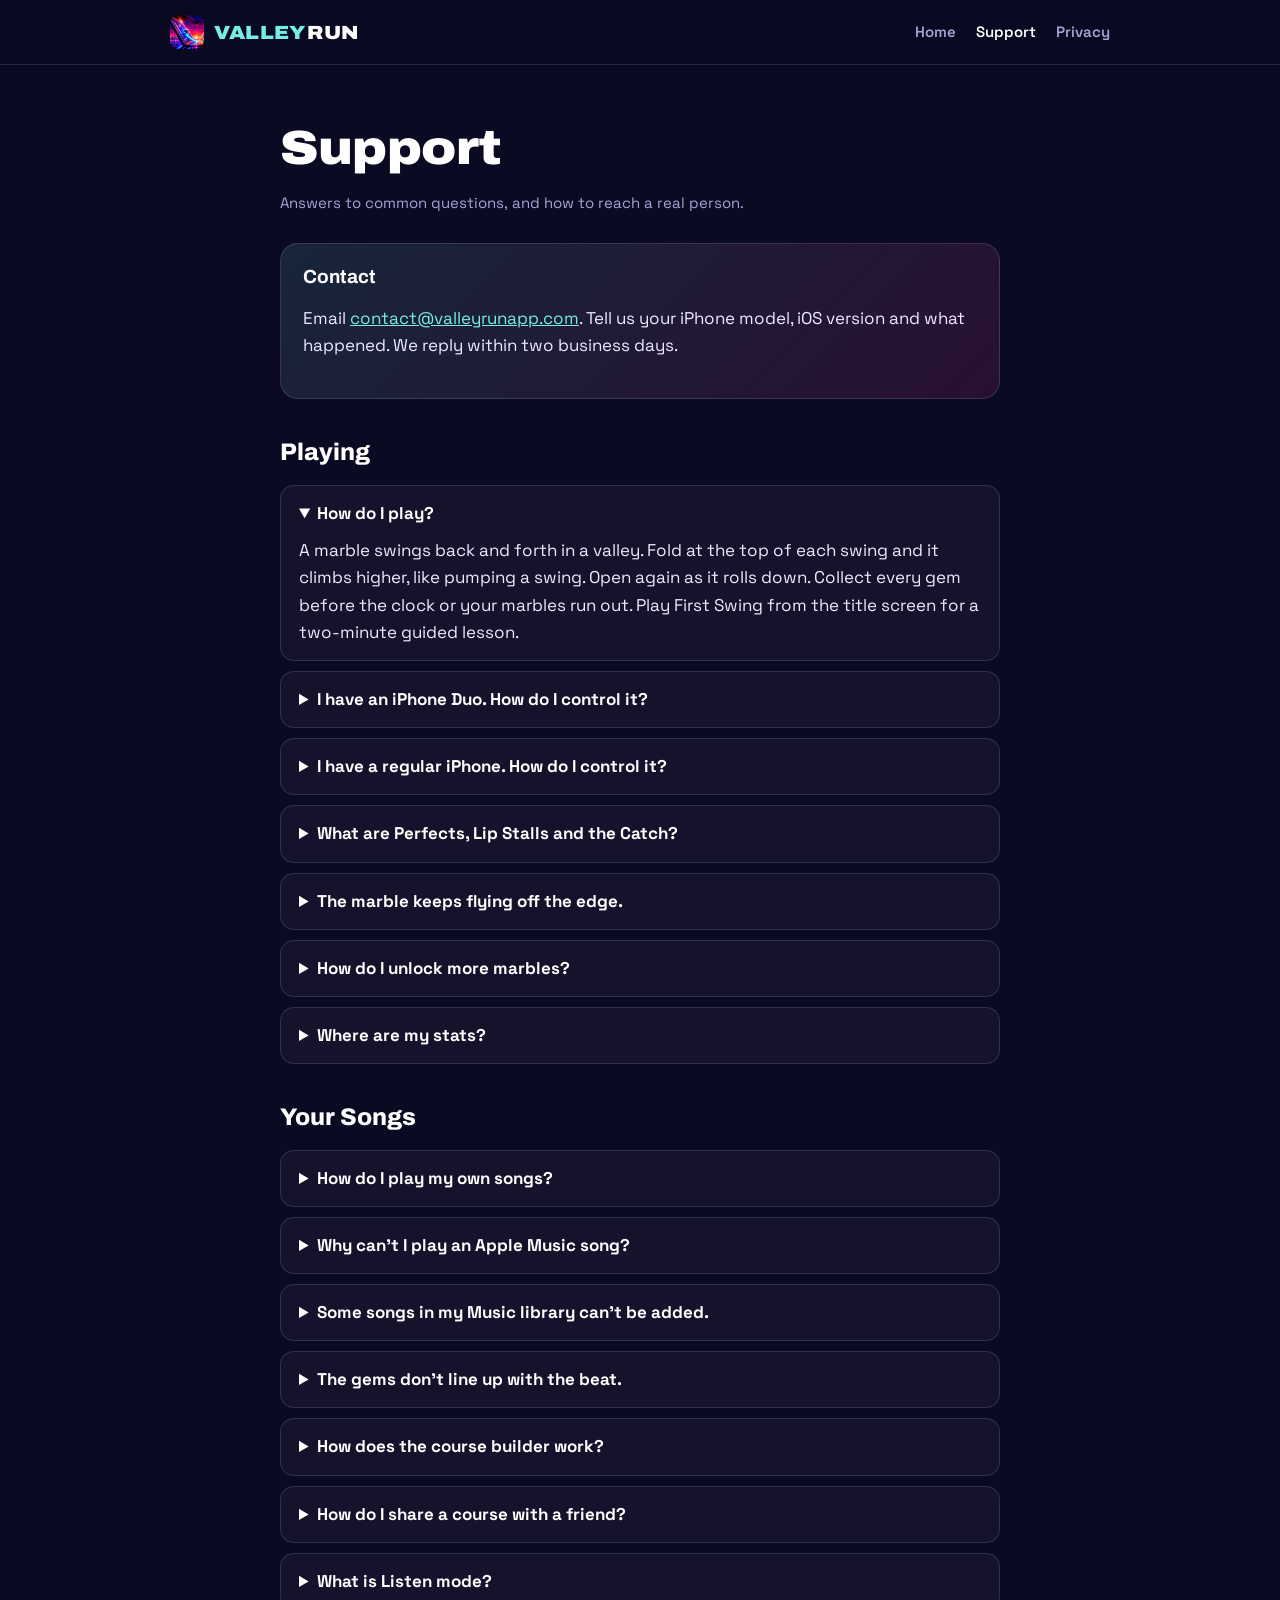
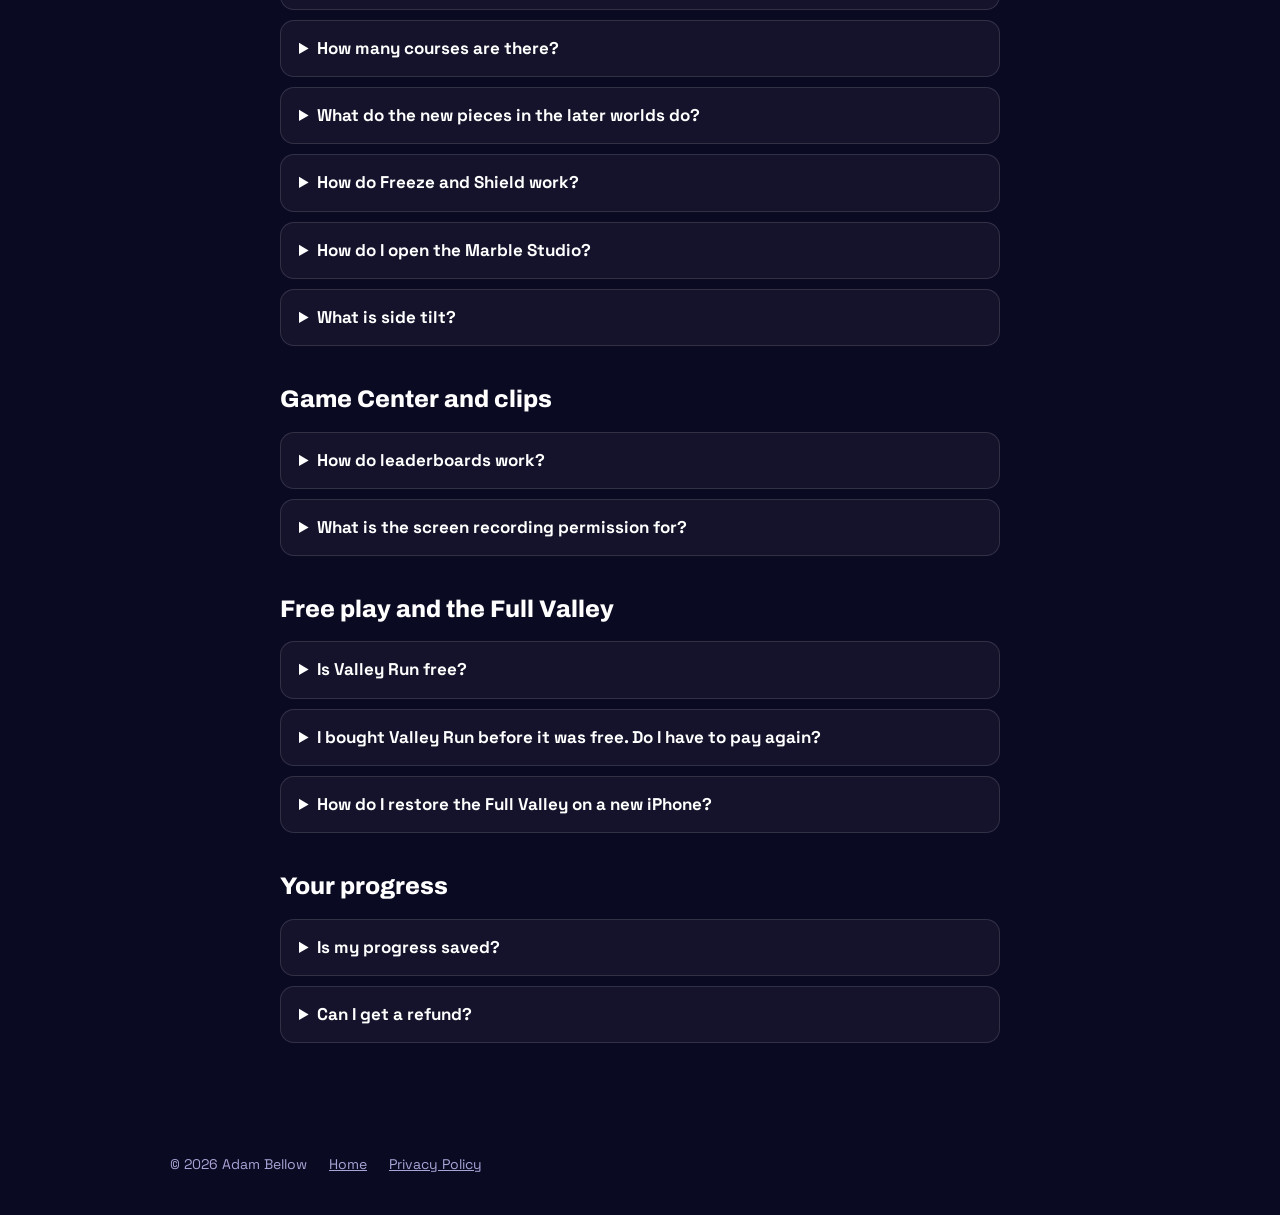
<file: support.html>
<!doctype html>
<html lang="en">
<head>
  <meta charset="utf-8">
  <meta name="viewport" content="width=device-width, initial-scale=1">
  <title>Valley Run Support</title>
  <meta name="description" content="Help with Valley Run: how to play, fold and tilt controls, Game Center, highlight clips and contact.">
  <link rel="icon" href="assets/favicon.png">
  <link rel="apple-touch-icon" href="assets/apple-touch-icon.png">
  <link rel="preconnect" href="https://fonts.googleapis.com">
  <link rel="preconnect" href="https://fonts.gstatic.com" crossorigin>
  <link href="https://fonts.googleapis.com/css2?family=Archivo:wdth,wght@100..125,600..900&family=Space+Grotesk:wght@400;600;700&display=swap" rel="stylesheet">
  <link rel="stylesheet" href="assets/site.css">
</head>
<body>
  <header class="top">
    <div class="wrap">
      <a class="brand" href="./"><img src="assets/icon.png" alt=""><span><b>Valley</b> Run</span></a>
      <nav>
        <a href="./">Home</a>
        <a href="support.html" aria-current="page">Support</a>
        <a href="privacy.html">Privacy</a>
      </nav>
    </div>
  </header>

  <main class="doc">
    <div class="wrap">
      <h1>Support</h1>
      <p class="meta">Answers to common questions, and how to reach a real person.</p>

      <div class="contact">
        <h3>Contact</h3>
        <p>Email <a href="mailto:contact@valleyrunapp.com?subject=Valley%20Run%20support">contact@valleyrunapp.com</a>. Tell us your iPhone model, iOS version and what happened. We reply within two business days.</p>
      </div>

      <h2>Playing</h2>
      <details open>
        <summary>How do I play?</summary>
        <p>A marble swings back and forth in a valley. Fold at the top of each swing and it climbs higher, like pumping a swing. Open again as it rolls down. Collect every gem before the clock or your marbles run out. Play First Swing from the title screen for a two-minute guided lesson.</p>
      </details>
      <details>
        <summary>I have an iPhone Duo. How do I control it?</summary>
        <p>Open the phone flat, then fold it a little to drop the marble. The hinge is the controller: folding makes the slopes steeper, opening makes them gentler. Hold it like a book or stand it like a laptop; the game follows.</p>
      </details>
      <details>
        <summary>I have a regular iPhone. How do I control it?</summary>
        <p>Tilt replaces the fold. Tip the top edge of the screen up (away from you) to fold, and level the phone to open. Whatever angle you hold it at rest counts as flat. If it feels off, pause and tap Recenter tilt.</p>
      </details>
      <details>
        <summary>What are Perfects, Lip Stalls and the Catch?</summary>
        <p>A Perfect is a fold right as the marble turns; Perfects raise your multiplier and bring in more of the music. A Lip Stall is stopping the marble right on the edge, worth triple points. If the marble flies off the edge, time slows: open quickly (or level the phone) to catch it, once per course.</p>
      </details>
      <details>
        <summary>The marble keeps flying off the edge.</summary>
        <p>When the ring ahead of the marble turns red, it is heading over. Fold more (or tip up more): a steeper slope stops it sooner.</p>
      </details>
      <details>
        <summary>How do I unlock more marbles?</summary>
        <p>Earn stars. Twelve marbles unlock at star milestones, from 5 stars up to all 90. Choose yours from Marbles on the map.</p>
      </details>
      <details>
        <summary>Where are my stats?</summary>
        <p>Tap the star count on the title screen. You'll see best score, fastest time and fewest folds for every course.</p>
      </details>

      <h2>Your Songs</h2>
      <details>
        <summary>How do I play my own songs?</summary>
        <p>On the title screen, tap Your Songs, then Add a song. Pick a song from Apple Music, Files or your Music library. The game finds the beat, then you choose how busy the course is, whether you steer with side tilt, and how it looks. Tap Play, or tap Edit the course to place gems yourself first.</p>
      </details>
      <details>
        <summary>Why can't I play an Apple Music song?</summary>
        <p>Playing a full Apple Music song needs an active Apple Music subscription on your iPhone, and permission for Valley Run to use Apple Music (Settings, Apps, Valley Run). Without a subscription, add the song from Files or from songs you bought in your Music library.</p>
      </details>
      <details>
        <summary>Some songs in my Music library can't be added.</summary>
        <p>Songs downloaded from Apple Music are protected, so the game can't hear them directly. Search for the song with Apple Music in Valley Run instead.</p>
      </details>
      <details>
        <summary>The gems don't line up with the beat.</summary>
        <p>Open the course from Your Songs and tap Edit. You can rebuild the course or move gems by beat. For Apple Music songs, add the song again and tap along steadily on every beat. Bluetooth headphones add a small delay, so the beat is most accurate on the speaker or wired headphones.</p>
      </details>
      <details>
        <summary>How does the course builder work?</summary>
        <p>The song runs left to right, one line per beat. The middle line is the crease: gems above it sit on the far slope, below on the near slope. Tap an empty spot to add a gem, tap a gem to change its value or move it. Tap + Track to add boost pads, springs, glass, mines, ice, gates, jellyfish and more. Tap the question mark in the builder for a quick guide.</p>
      </details>
      <details>
        <summary>How do I share a course with a friend?</summary>
        <p>Tap Share on any song in Your Songs. Your friend opens the link on their iPhone with Valley Run installed, then adds their own copy of the song. Only the layout is shared, never the music.</p>
      </details>
      <details>
        <summary>What is Listen mode?</summary>
        <p>Play music on a speaker, the radio or another device, then tap Listen in Your Songs. Valley Run hears the beat through the microphone and drops gems on it. Music playing through your iPhone's own headphones can't be heard, so use a speaker.</p>
      </details>
      <details>
        <summary>How many courses are there?</summary>
        <p>A hundred, ten in each of ten worlds: Neon Coast, Glass Canyon, Midnight Grid, Ribbon Road, Frost Peak, Coral Deep, Star Forge, Storm Front, Mirror Lake and Rolling Hills. Finish a world to open the next. Every course has three stars to earn.</p>
      </details>
      <details>
        <summary>What do the new pieces in the later worlds do?</summary>
        <p>Black ice speeds the marble up every pass, so brake early. Frozen gems crack on the first pass and are taken on the next. Ice gates bounce you back while shut. Clams only give up their gem while open. Portals send you out of the other mouth at the same speed. Jellyfish sting only while they glow. Low gravity lets the marble float higher, and sweeping lasers move up and down the slope, so swing high while they're high. Tornadoes push the marble sideways while it's near them, and lightning flashes once before it strikes the same spot. On Mirror Lake an echo marble follows your swing on the other slope, and only the echo can take the faint ghost gems. Hills slow the marble on the way up and speed it on the way down.</p>
      </details>
      <details>
        <summary>How do Freeze and Shield work?</summary>
        <p>They're power-ups you pick up on the later courses. Freeze stops every hazard for a while, and Shield lets you roll through mines, lasers and lightning. Finish a course with one unused and it's saved for later. From course 26 on, clearing a course with three stars for the first time earns one too. On any course card you can bring a saved one along, and it's only spent if you use it.</p>
      </details>
      <details>
        <summary>How do I open the Marble Studio?</summary>
        <p>Collect a paint can. Storm Front and Mirror Lake each hide one. After that, tap Marbles on the map, then Marble Studio, to paint any marble you've earned, add a pattern, and pick a finish and a trail.</p>
      </details>
      <details>
        <summary>What is side tilt?</summary>
        <p>Tip your iPhone left and right to keep the marble on the road. It is how Ribbon Road (World 4) plays, and you can turn on SIDE TILT on the map for the other worlds. Tap Recenter tilt in the pause menu if steering drifts.</p>
      </details>

      <h2>Game Center and clips</h2>
      <details>
        <summary>How do leaderboards work?</summary>
        <p>Sign in to Game Center in the Settings app. Valley Run posts your best score, fastest time and fewest folds per course, plus totals. Tap the trophy on the map to see them.</p>
      </details>
      <details>
        <summary>What is the screen recording permission for?</summary>
        <p>Valley Run can save a short clip of your best moment, like a Lip Stall or a three-star finish, so you can share it from the results card. Only the game screen is recorded, never the microphone, and the clip stays on your phone unless you share it. If you decline, the game works exactly the same without clips.</p>
      </details>

      <h2>Free play and the Full Valley</h2>
      <details>
        <summary>Is Valley Run free?</summary>
        <p>Yes. First Swing, Neon Coast, Glass Canyon, the Daily Challenge and weekly events are free to play. One in-app purchase, the Full Valley, unlocks the other eight worlds, Hard Mode for every course and Your Songs. It's a one-time purchase: no ads, no subscription.</p>
      </details>
      <details>
        <summary>I bought Valley Run before it was free. Do I have to pay again?</summary>
        <p>No. If you bought Valley Run while it was a paid app, everything stays unlocked automatically, on every iPhone signed in to the same Apple Account. If a world still shows a lock, open it, tap Unlock, then tap Restore Purchases.</p>
      </details>
      <details>
        <summary>How do I restore the Full Valley on a new iPhone?</summary>
        <p>Sign in with the Apple Account you bought it with, tap any locked world on the map, then tap Restore Purchases. With Family Sharing turned on, everyone in your family group gets the Full Valley too.</p>
      </details>

      <h2>Your progress</h2>
      <details>
        <summary>Is my progress saved?</summary>
        <p>Yes, on your iPhone, and it is included in your iPhone backups. Deleting the app deletes your progress.</p>
      </details>
      <details>
        <summary>Can I get a refund?</summary>
        <p>Purchases and refunds are handled by Apple. Visit <a href="https://reportaproblem.apple.com">reportaproblem.apple.com</a>.</p>
      </details>
    </div>
  </main>

  <footer>
    <div class="wrap">
      <span>© 2026 Adam Bellow</span>
      <a href="./">Home</a>
      <a href="privacy.html">Privacy Policy</a>
    </div>
  </footer>
</body>
</html>
</file>
<file: assets/site.css>
@font-face {
  font-family: "Valley";
  src: url("valley-black.woff2") format("woff2");
  font-weight: 900;
  font-display: swap;
}
:root {
  --night: #0B0A23;
  --dusk: #1A1440;
  --line: rgba(255, 255, 255, 0.12);
  --cyan: #76EEE4;
  --magenta: #FF3D9A;
  --sun: #FFC93D;
  --text: #EDEAFF;
  --muted: #A9A4D6;
}
* { box-sizing: border-box; }
html { -webkit-text-size-adjust: 100%; }
body {
  margin: 0;
  background: var(--night);
  color: var(--text);
  font: 17px/1.6 "Space Grotesk", system-ui, -apple-system, sans-serif;
}
a { color: var(--cyan); }
a:hover { color: #fff; }
.wrap { max-width: 980px; margin: 0 auto; padding: 0 20px; }

/* Header */
header.top {
  position: sticky; top: 0; z-index: 10;
  background: rgba(11, 10, 35, 0.85);
  backdrop-filter: blur(12px);
  border-bottom: 1px solid var(--line);
}
header.top .wrap { display: flex; align-items: center; gap: 16px; height: 64px; }
header.top .brand { display: flex; align-items: center; gap: 10px; text-decoration: none; color: #fff; }
header.top .brand img { width: 34px; height: 34px; border-radius: 9px; }
header.top .brand span { font: 900 19px/1 "Valley", "Archivo", sans-serif; text-transform: uppercase; letter-spacing: 0.01em; white-space: nowrap; }
header.top .brand b { font-weight: inherit; color: var(--cyan); }
header.top nav { margin-left: auto; display: flex; gap: 20px; }
header.top nav a { color: var(--muted); text-decoration: none; font-weight: 600; font-size: 15px; }
header.top nav a:hover, header.top nav a[aria-current] { color: #fff; }

/* Hero */
.hero {
  position: relative;
  background: linear-gradient(90deg, rgba(11,10,35,0.95) 0%, rgba(11,10,35,0.6) 55%, rgba(11,10,35,0.15) 100%),
              url("hero.jpg") center / cover no-repeat;
  border-bottom: 1px solid var(--line);
}
.hero .wrap { display: grid; grid-template-columns: 1.1fr 0.9fr; gap: 32px; align-items: center; padding-top: 72px; padding-bottom: 72px; }
.hero .wordmark { width: min(440px, 100%); height: auto; display: block; }
.hero .tag { font: 900 22px/1.2 "Valley", "Archivo", sans-serif; text-transform: uppercase; letter-spacing: 0.02em; color: var(--magenta); margin: 18px 0 14px; }
.hero p.lede { font-size: 19px; color: var(--text); max-width: 34ch; margin: 0 0 26px; }
.hero .phone { width: min(360px, 100%); height: auto; justify-self: center; border-radius: 26px; box-shadow: 0 30px 90px rgba(118, 238, 228, 0.28), 0 0 0 1px var(--line); }
.cta { display: inline-flex; align-items: center; gap: 10px; background: var(--cyan); color: var(--night); text-decoration: none; font-weight: 700; padding: 14px 22px; border-radius: 999px; }
.cta:hover { color: var(--night); filter: brightness(1.08); }
.cta small { font-weight: 600; opacity: 0.75; }
.price { color: var(--muted); font-size: 14px; margin-top: 10px; }
.nowfree { display: inline-block; margin-right: 8px; padding: 3px 10px; border-radius: 999px; font-weight: 800; font-size: 12px; letter-spacing: .06em; text-transform: uppercase; color: #12061f; background: linear-gradient(90deg,#ffd166,#ff6ad5); }

/* Sections */
section { padding: 64px 0; border-bottom: 1px solid var(--line); }
h1, h2, h3 { font-family: "Archivo", sans-serif; line-height: 1.15; color: #fff; }
h1 { font-weight: 900; font-stretch: 112%; font-size: clamp(32px, 5vw, 48px); margin: 0 0 12px; letter-spacing: -0.01em; }
h2 { font-weight: 800; font-size: clamp(24px, 3.4vw, 32px); margin: 0 0 18px; }
h3 { font-weight: 700; font-size: 19px; margin: 0 0 6px; }
.grid { display: grid; grid-template-columns: repeat(3, 1fr); gap: 16px; }
.grid-4 { grid-template-columns: repeat(4, 1fr); }
@media (max-width: 1000px) and (min-width: 721px) { .grid-4 { grid-template-columns: repeat(2, 1fr); } }
.card { background: rgba(255,255,255,0.04); border: 1px solid var(--line); border-radius: 18px; padding: 20px; }
.card p { margin: 0; color: var(--muted); font-size: 16px; }
.card .k { font: 900 13px/1 "Archivo", sans-serif; letter-spacing: 0.12em; color: var(--magenta); margin-bottom: 10px; text-transform: uppercase; }
.shots { display: grid; grid-template-columns: repeat(5, 1fr); gap: 14px; }
.shots img { width: 100%; height: auto; border-radius: 18px; border: 1px solid var(--line); display: block; transition: transform .25s ease; }
.shots img:hover { transform: translateY(-6px); }

/* Long-form pages */
.doc { padding: 56px 0 72px; }
.doc .wrap { max-width: 760px; }
.doc .meta { color: var(--muted); font-size: 15px; margin-bottom: 28px; }
.doc h2 { margin-top: 40px; font-size: 24px; }
.doc ul { padding-left: 20px; }
.doc li { margin: 6px 0; }
details { background: rgba(255,255,255,0.04); border: 1px solid var(--line); border-radius: 14px; padding: 14px 18px; margin: 10px 0; }
details summary { cursor: pointer; font-weight: 700; color: #fff; }
details p { margin: 10px 0 0; color: var(--text); }
.contact { background: linear-gradient(135deg, rgba(118,238,228,0.12), rgba(255,61,154,0.12)); border: 1px solid var(--line); border-radius: 18px; padding: 22px; margin: 26px 0; }

footer { padding: 28px 0 40px; color: var(--muted); font-size: 14px; }
footer .wrap { display: flex; flex-wrap: wrap; gap: 8px 22px; }
footer a { color: var(--muted); }

@media (max-width: 760px) {
  .hero .wrap { grid-template-columns: 1fr; padding-top: 44px; padding-bottom: 48px; }
  .hero .phone { width: min(300px, 80%); justify-self: center; }
  .shots { display: flex; overflow-x: auto; scroll-snap-type: x mandatory; padding-bottom: 8px; }
  .shots img { width: 62vw; max-width: 260px; flex: none; scroll-snap-align: center; }
  .shots img:hover { transform: none; }
  .grid, .grid-4 { grid-template-columns: 1fr; }
  header.top nav { gap: 12px; }
  header.top nav a { font-size: 14px; }
  header.top .brand span { font-size: 15px; }
  header.top .brand img { width: 30px; height: 30px; }
}


/* ================= Home page ================= */
:root { --amethyst: #B57BFF; --sunset: #FFA24C; }
.home section { border-bottom: 0; }
.home .sub { color: var(--muted); font-size: 18px; max-width: 60ch; }
.eyebrow { font: 900 13px/1 "Archivo", sans-serif; letter-spacing: .16em; text-transform: uppercase; color: var(--magenta); margin-bottom: 12px; }

/* Hero */
.hero2 { position: relative; overflow: hidden; min-height: min(92vh, 860px); display: flex; align-items: center; isolation: isolate; }
.hero2 canvas.valley { position: absolute; inset: 0; width: 100%; height: 100%; z-index: -2; }
.hero2::after { content: ""; position: absolute; inset: 0; z-index: -1;
  background: linear-gradient(90deg, rgba(11,10,35,.88) 0%, rgba(11,10,35,.55) 45%, rgba(11,10,35,0) 75%),
              linear-gradient(180deg, rgba(11,10,35,0) 70%, var(--night) 100%); }
.hero2 .wrap { display: grid; grid-template-columns: 1.15fr .85fr; gap: 40px; align-items: center; padding-top: 56px; padding-bottom: 72px; width: 100%; }
.hero2 .wordmark { width: min(460px, 100%); height: auto; display: block; filter: drop-shadow(0 0 28px rgba(118,238,228,.35)); }
.hero2 .tag { font: 900 24px/1.2 "Valley", "Archivo", sans-serif; text-transform: uppercase; letter-spacing: .03em; color: var(--magenta); margin: 18px 0 14px; text-shadow: 0 0 18px rgba(255,61,154,.6); }
.hero2 .lede { font-size: 19px; max-width: 36ch; margin: 0 0 26px; }
.actions { display: flex; flex-wrap: wrap; gap: 12px; align-items: center; }
.cta { box-shadow: 0 0 0 0 rgba(118,238,228,.6); animation: ctaPulse 2.6s ease-out infinite; }
@keyframes ctaPulse { 0% { box-shadow: 0 0 0 0 rgba(118,238,228,.55); } 70%,100% { box-shadow: 0 0 0 16px rgba(118,238,228,0); } }
.sound { display: inline-flex; align-items: center; gap: 10px; background: rgba(255,255,255,.06); color: var(--text); border: 1px solid rgba(255,255,255,.22); border-radius: 999px; padding: 12px 18px; font: 600 15px/1 "Space Grotesk", sans-serif; cursor: pointer; }
.sound:hover { border-color: var(--cyan); color: #fff; }
.sound .eq { display: inline-flex; gap: 3px; align-items: flex-end; height: 16px; }
.sound .eq i { width: 3px; height: 4px; background: var(--cyan); border-radius: 2px; transition: height .2s; }
.sound[aria-pressed="true"] .eq i { animation: eq .9s ease-in-out infinite; }
.sound[aria-pressed="true"] .eq i:nth-child(2) { animation-delay: -.3s; }
.sound[aria-pressed="true"] .eq i:nth-child(3) { animation-delay: -.6s; }
.sound[aria-pressed="true"] .eq i:nth-child(4) { animation-delay: -.15s; }
@keyframes eq { 0%,100% { height: 4px; } 50% { height: 16px; } }
.device { justify-self: center; perspective: 1200px; }
.frame { width: min(300px, 70vw); aspect-ratio: 886 / 1920; border-radius: 44px; padding: 10px; background: linear-gradient(145deg, #3a3560, #14112e 40%, #2a2550); box-shadow: 0 40px 100px rgba(118,238,228,.25), 0 0 0 1px rgba(255,255,255,.12), inset 0 0 0 2px rgba(0,0,0,.6); transform: rotateY(-12deg) rotateX(4deg); transition: transform .6s ease; animation: bob 6s ease-in-out infinite; }
.frame:hover { transform: rotateY(0) rotateX(0); }
@keyframes bob { 0%,100% { translate: 0 0; } 50% { translate: 0 -12px; } }
.frame video { width: 100%; height: 100%; object-fit: cover; border-radius: 34px; display: block; background: #000; }
.float { position: absolute; pointer-events: none; z-index: 0; filter: drop-shadow(0 0 18px rgba(255,255,255,.35)); animation: drift 9s ease-in-out infinite; }
.g1 { width: 56px; top: 16%; left: 54%; }
.g2 { width: 44px; top: 70%; left: 48%; animation-delay: -3s; }
.g3 { width: 64px; top: 12%; right: 6%; animation-delay: -5s; }
.g4 { width: 40px; top: 78%; right: 10%; animation-delay: -1.5s; }
@keyframes drift { 0%,100% { transform: translateY(0) rotate(0); } 50% { transform: translateY(-22px) rotate(12deg); } }

/* Marquee */
.marquee { overflow: hidden; border-block: 1px solid var(--line); background: linear-gradient(90deg, rgba(255,61,154,.12), rgba(118,238,228,.12)); }
.marquee .track { display: flex; width: max-content; animation: marquee 28s linear infinite; }
.marquee span { font: 900 22px/1 "Valley", "Archivo", sans-serif; text-transform: uppercase; letter-spacing: .04em; padding: 18px 26px; color: #fff; white-space: nowrap; }
.marquee span:nth-child(odd) { color: var(--cyan); }
.marquee span::after { content: "◆"; margin-left: 52px; color: var(--magenta); font-size: 12px; vertical-align: middle; }
@keyframes marquee { to { transform: translateX(-50%); } }

/* Moves */
.plays { padding: 88px 0 64px; }
.moves { display: grid; grid-template-columns: repeat(3, 1fr); gap: 18px; }
.move { background: linear-gradient(180deg, rgba(255,255,255,.06), rgba(255,255,255,.02)); border: 1px solid var(--line); border-radius: 22px; padding: 18px 20px 22px; }
.move .k { font: 900 13px/1 "Archivo", sans-serif; letter-spacing: .14em; color: var(--magenta); text-transform: uppercase; margin: 6px 0 10px; }
.move p { color: var(--muted); margin: 0; font-size: 16px; }
.anim { width: 100%; height: auto; display: block; border-radius: 14px; background: radial-gradient(120% 90% at 50% 100%, rgba(255,201,61,.18), transparent 60%), #120f2e; }
.anim .v { fill: none; stroke: var(--cyan); stroke-width: 4; stroke-linejoin: round; stroke-linecap: round; filter: drop-shadow(0 0 6px rgba(118,238,228,.8)); }
.anim .ball { fill: #fff; filter: drop-shadow(0 0 8px #fff); }
.anim .word { font: 900 13px "Valley", "Archivo", sans-serif; fill: var(--magenta); text-anchor: middle; letter-spacing: .06em; }
.anim .word.gold { fill: var(--sun); }
.anim .ring { fill: none; stroke: var(--magenta); stroke-width: 3; }
.swing .ball { offset-path: path("M30 46 L100 100 L170 46"); animation: swing 2.2s ease-in-out infinite alternate; offset-rotate: 0deg; }
@keyframes swing { from { offset-distance: 0%; } to { offset-distance: 100%; } }
.swing .v { animation: pump 2.2s ease-in-out infinite; transform-origin: 100px 100px; }
@keyframes pump { 0%,100% { transform: scaleY(.85); } 50% { transform: scaleY(1.05); } }
.perfect .ring { animation: ring 1.6s ease-out infinite; transform-origin: 160px 54px; }
@keyframes ring { from { transform: scale(.4); opacity: 1; } to { transform: scale(1.8); opacity: 0; } }
.perfect .word, .stall .word { animation: pop 1.6s ease-out infinite; transform-origin: 100px 20px; }
@keyframes pop { 0% { transform: scale(.6); opacity: 0; } 20% { transform: scale(1.1); opacity: 1; } 70% { opacity: 1; } 100% { opacity: 0; } }
.stall .ball { animation: stall 3s ease-in-out infinite; }
@keyframes stall { 0% { transform: translate(-86px, 70px); } 45%,90% { transform: translate(0, 0); } 100% { transform: translate(-86px, 70px); } }

/* Songs */
.songs2 { position: relative; padding: 96px 0; overflow: hidden; }
.songs2 .glow { position: absolute; inset: 10% -10% auto auto; width: 70%; height: 80%; background: radial-gradient(closest-side, rgba(181,123,255,.32), transparent); filter: blur(30px); z-index: -1; }
.split { display: grid; grid-template-columns: 1fr 1fr; gap: 48px; align-items: center; }
.split.rev { grid-template-columns: .9fr 1.1fr; }
.songs2 .eyebrow { color: var(--amethyst); }
.ticks { list-style: none; padding: 0; margin: 22px 0 0; display: grid; gap: 14px; }
.ticks li { position: relative; padding-left: 34px; color: var(--muted); }
.ticks li b { color: #fff; }
.ticks li::before { content: ""; position: absolute; left: 0; top: 4px; width: 20px; height: 20px; background: url(gem-3.png) center / contain no-repeat; filter: drop-shadow(0 0 6px rgba(181,123,255,.8)); }
.stack { position: relative; height: 0; padding-bottom: 92%; }
.stack img { position: absolute; width: 40%; height: auto; border-radius: 26px; border: 1px solid rgba(255,255,255,.16); box-shadow: 0 30px 80px rgba(0,0,0,.55); transition: transform .5s ease; }
.stack .s1 { left: 2%; top: 8%; transform: rotate(-6deg); }
.stack .s2 { left: 30%; top: 0; z-index: 2; transform: rotate(0); box-shadow: 0 30px 90px rgba(181,123,255,.45); }
.stack .s3 { left: 58%; top: 9%; transform: rotate(6deg); }
.stack:hover .s1 { transform: rotate(-9deg) translateX(-10px); }
.stack:hover .s3 { transform: rotate(9deg) translateX(10px); }

/* Worlds */
.worlds2 { padding: 72px 0 88px; }
.wgrid { display: grid; grid-template-columns: repeat(8, 1fr); gap: 16px; margin-top: 26px; }
.wgrid .world { grid-column: span 2; }
/* Seven worlds: four on top, three centred below. */
.wgrid .world:nth-child(9) { grid-column: 3 / span 2; }
.world { position: relative; display: flex; flex-direction: column; justify-content: flex-end; min-height: 380px; padding: 20px; border-radius: 22px; overflow: hidden; text-decoration: none; color: var(--text); border: 1px solid rgba(255,255,255,.12); isolation: isolate; }
.world::before { content: ""; position: absolute; inset: 0; background: var(--bg) center 30% / cover; z-index: -2; transition: transform .8s ease; }
.world::after { content: ""; position: absolute; inset: 0; background: linear-gradient(180deg, rgba(11,10,35,0) 30%, rgba(11,10,35,.92) 78%); z-index: -1; }
.world:hover::before { transform: scale(1.08); }
.world:hover { border-color: var(--c); box-shadow: 0 0 40px color-mix(in srgb, var(--c) 35%, transparent); color: var(--text); }
.world .n { font: 900 12px/1 "Archivo", sans-serif; letter-spacing: .16em; text-transform: uppercase; color: var(--c); }
.world h3 { font: 900 22px/1.1 "Valley", "Archivo", sans-serif; text-transform: uppercase; margin: 8px 0; text-shadow: 0 0 18px var(--c); }
.world p { margin: 0; font-size: 15px; color: var(--muted); }

/* Gallery */
.gallery2 { padding: 72px 0 88px; }
.reel { display: flex; gap: 18px; overflow-x: auto; scroll-snap-type: x mandatory; padding: 10px max(20px, calc((100vw - 980px) / 2 + 20px)) 22px; scrollbar-width: thin; }
.reel img { flex: none; width: 240px; height: auto; display: block; scroll-snap-align: center; border-radius: 22px; border: 1px solid rgba(255,255,255,.14); transition: transform .3s ease, box-shadow .3s ease; }
.reel img:hover { transform: translateY(-8px); box-shadow: 0 24px 60px rgba(118,238,228,.25); }

/* Devices */
.devices { padding: 72px 0; }
.devices .duo { width: 100%; height: auto; border-radius: 28px; box-shadow: 0 40px 100px rgba(255,61,154,.25), 0 0 0 1px var(--line); }
.chips { display: flex; flex-wrap: wrap; gap: 10px; margin-top: 18px; }
.chips span { border: 1px solid var(--line); background: rgba(255,255,255,.05); border-radius: 999px; padding: 8px 14px; font-size: 14px; font-weight: 600; }

/* Final */
.final { padding: 96px 0 104px; text-align: center; background: radial-gradient(60% 80% at 50% 100%, rgba(255,61,154,.22), transparent 70%), radial-gradient(40% 60% at 50% 100%, rgba(255,201,61,.25), transparent 70%); }
.final img { border-radius: 28px; box-shadow: 0 0 60px rgba(118,238,228,.35); }
.final h2 { font: 900 clamp(30px, 5vw, 46px)/1.1 "Valley", "Archivo", sans-serif; text-transform: uppercase; margin: 22px 0 22px; }

/* Reveal on scroll */
.reveal { opacity: 0; transform: translateY(28px); transition: opacity .8s ease, transform .8s cubic-bezier(.2,.7,.2,1); }
.reveal.in { opacity: 1; transform: none; }
@media (prefers-reduced-motion: reduce) {
  .reveal { opacity: 1; transform: none; transition: none; }
  .marquee .track, .frame, .float, .cta, .anim *, .sound .eq i { animation: none !important; }
}

@media (max-width: 900px) {
  .hero2 .wrap, .split, .split.rev { grid-template-columns: 1fr; }
  .hero2 { min-height: 0; }
  .hero2::after { background: linear-gradient(180deg, rgba(11,10,35,.55), rgba(11,10,35,.85) 70%, var(--night)); }
  .moves { grid-template-columns: 1fr; }
  .wgrid { grid-template-columns: repeat(2, 1fr); }
  .wgrid .world, .wgrid .world:nth-child(9) { grid-column: auto; }
  .stack { max-width: 460px; margin: 0 auto; width: 100%; padding-bottom: min(92%, 430px); }
  .g1, .g2 { display: none; }
}
@media (max-width: 560px) {
  .wgrid { grid-template-columns: 1fr; }
  .world { min-height: 300px; }
  .marquee span { font-size: 17px; padding: 14px 18px; }
  .marquee span::after { margin-left: 36px; }
  .reel img { width: 64vw; }
}

/* Power-ups and the Marble Studio */
.extras { padding: 40px 0 10px; }
.xgrid { display: grid; grid-template-columns: 1fr 1fr; gap: 20px; }
.xcard { padding: 34px; border-radius: 24px; border: 1px solid color-mix(in srgb, var(--c) 45%, transparent); background: radial-gradient(120% 90% at 0% 0%, color-mix(in srgb, var(--c) 22%, transparent), rgba(23,20,58,.6) 60%); box-shadow: 0 0 50px color-mix(in srgb, var(--c) 18%, transparent); }
.xcard .eyebrow { color: var(--c); }
.xcard h2 { margin: 8px 0 12px; }
@media (max-width: 820px) { .xgrid { grid-template-columns: 1fr; } .xcard { padding: 26px; } }
</file>
